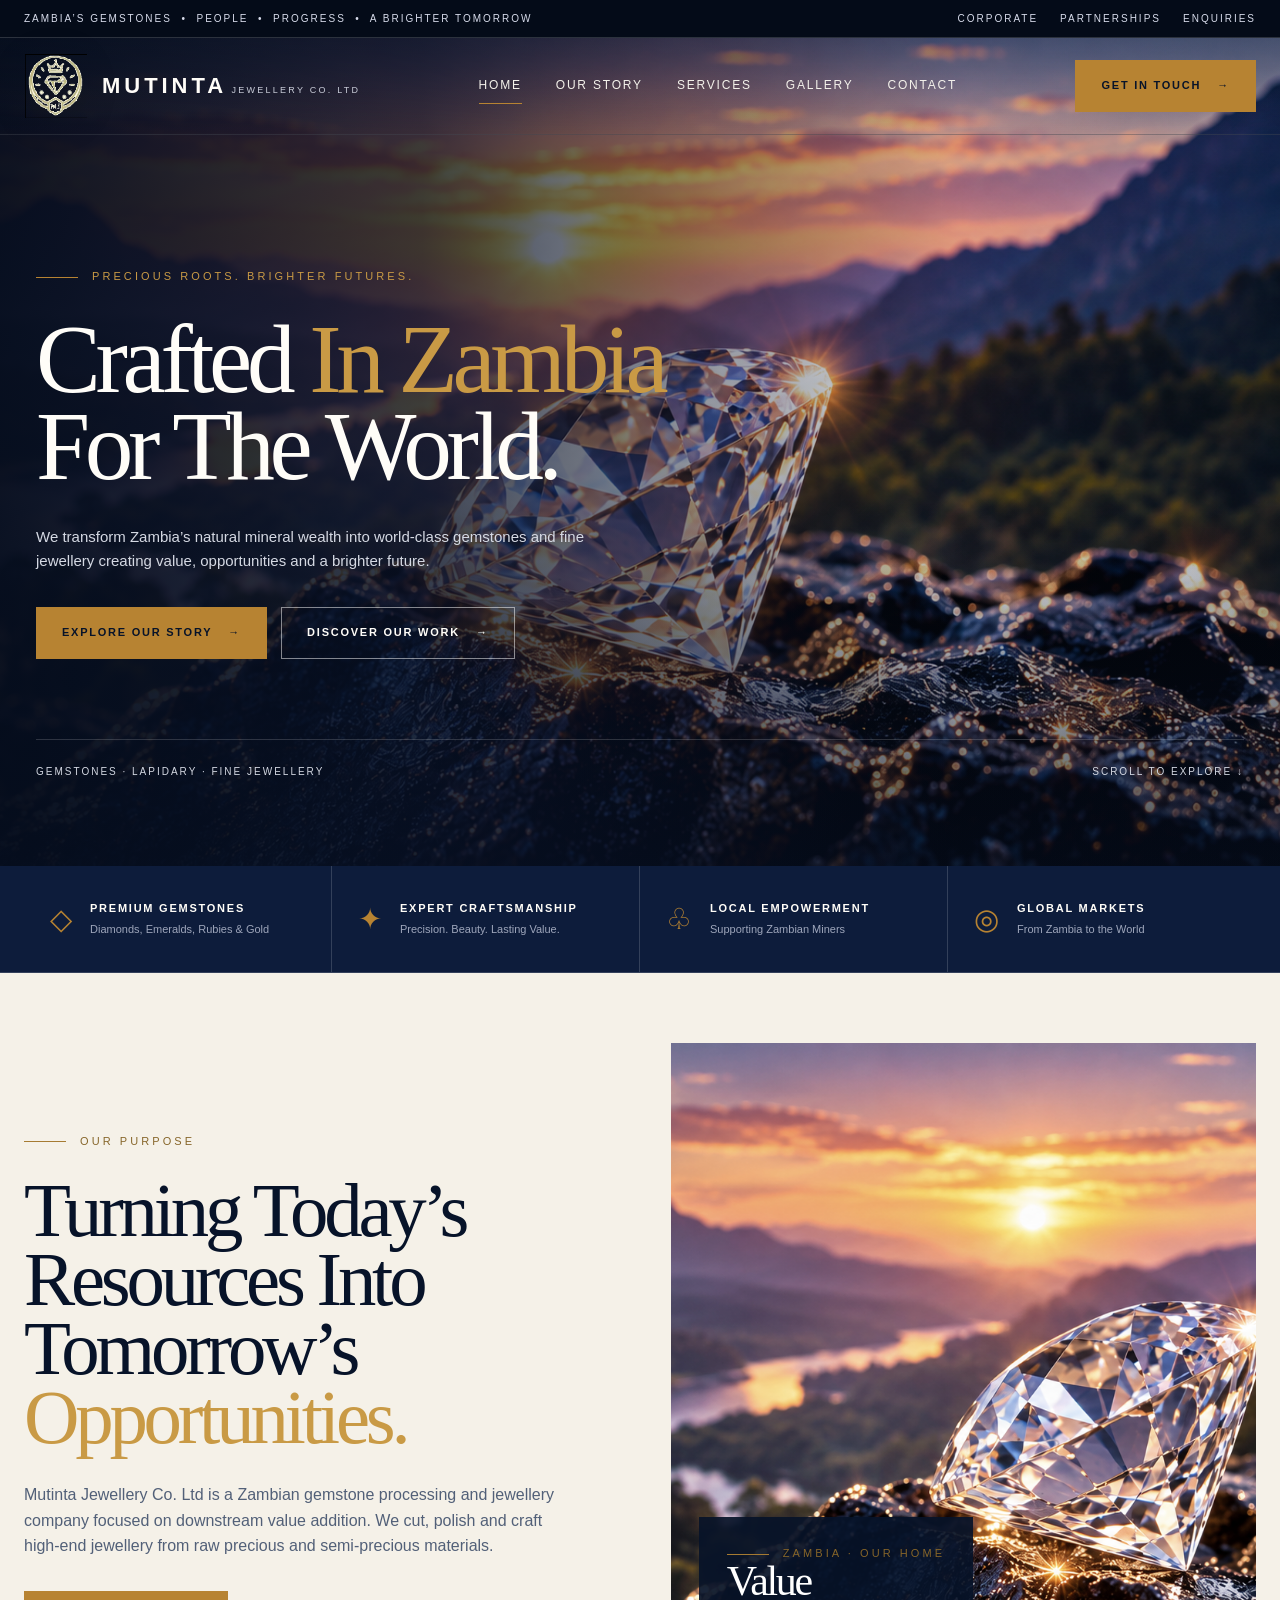
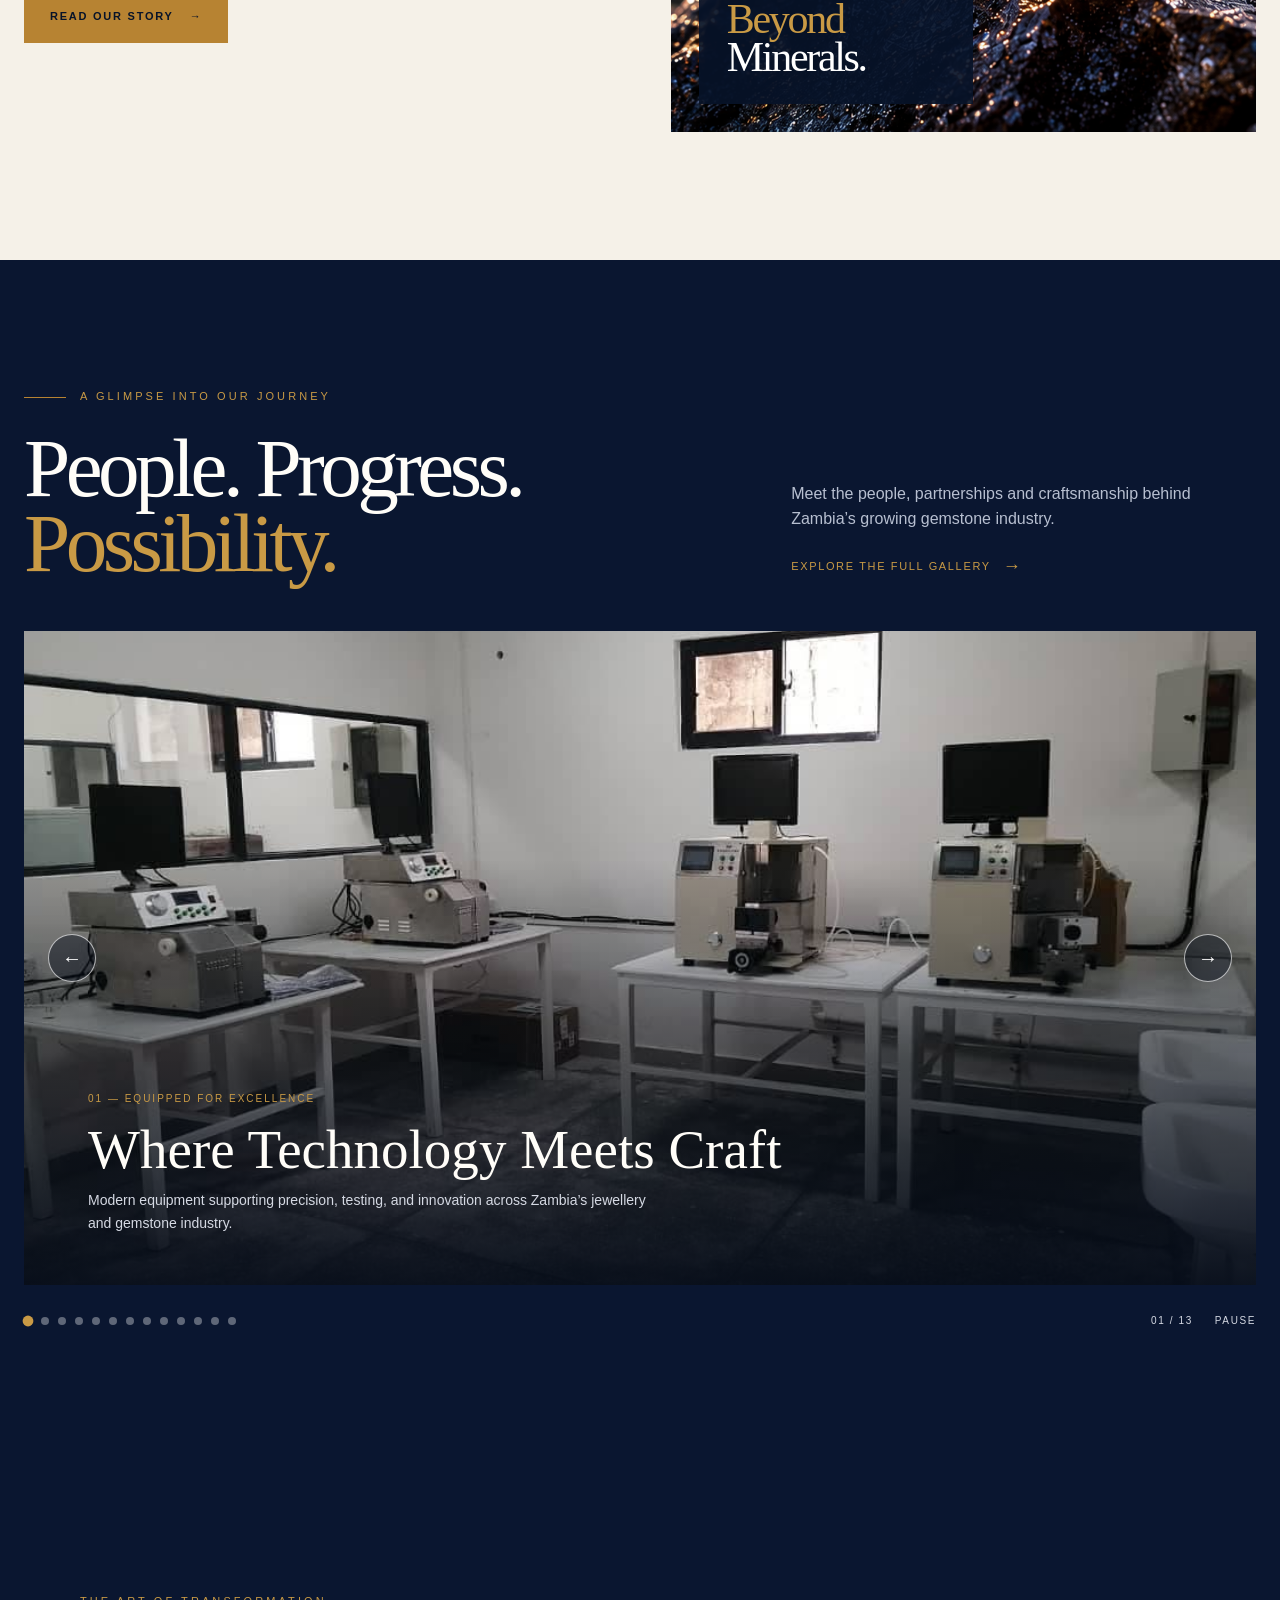
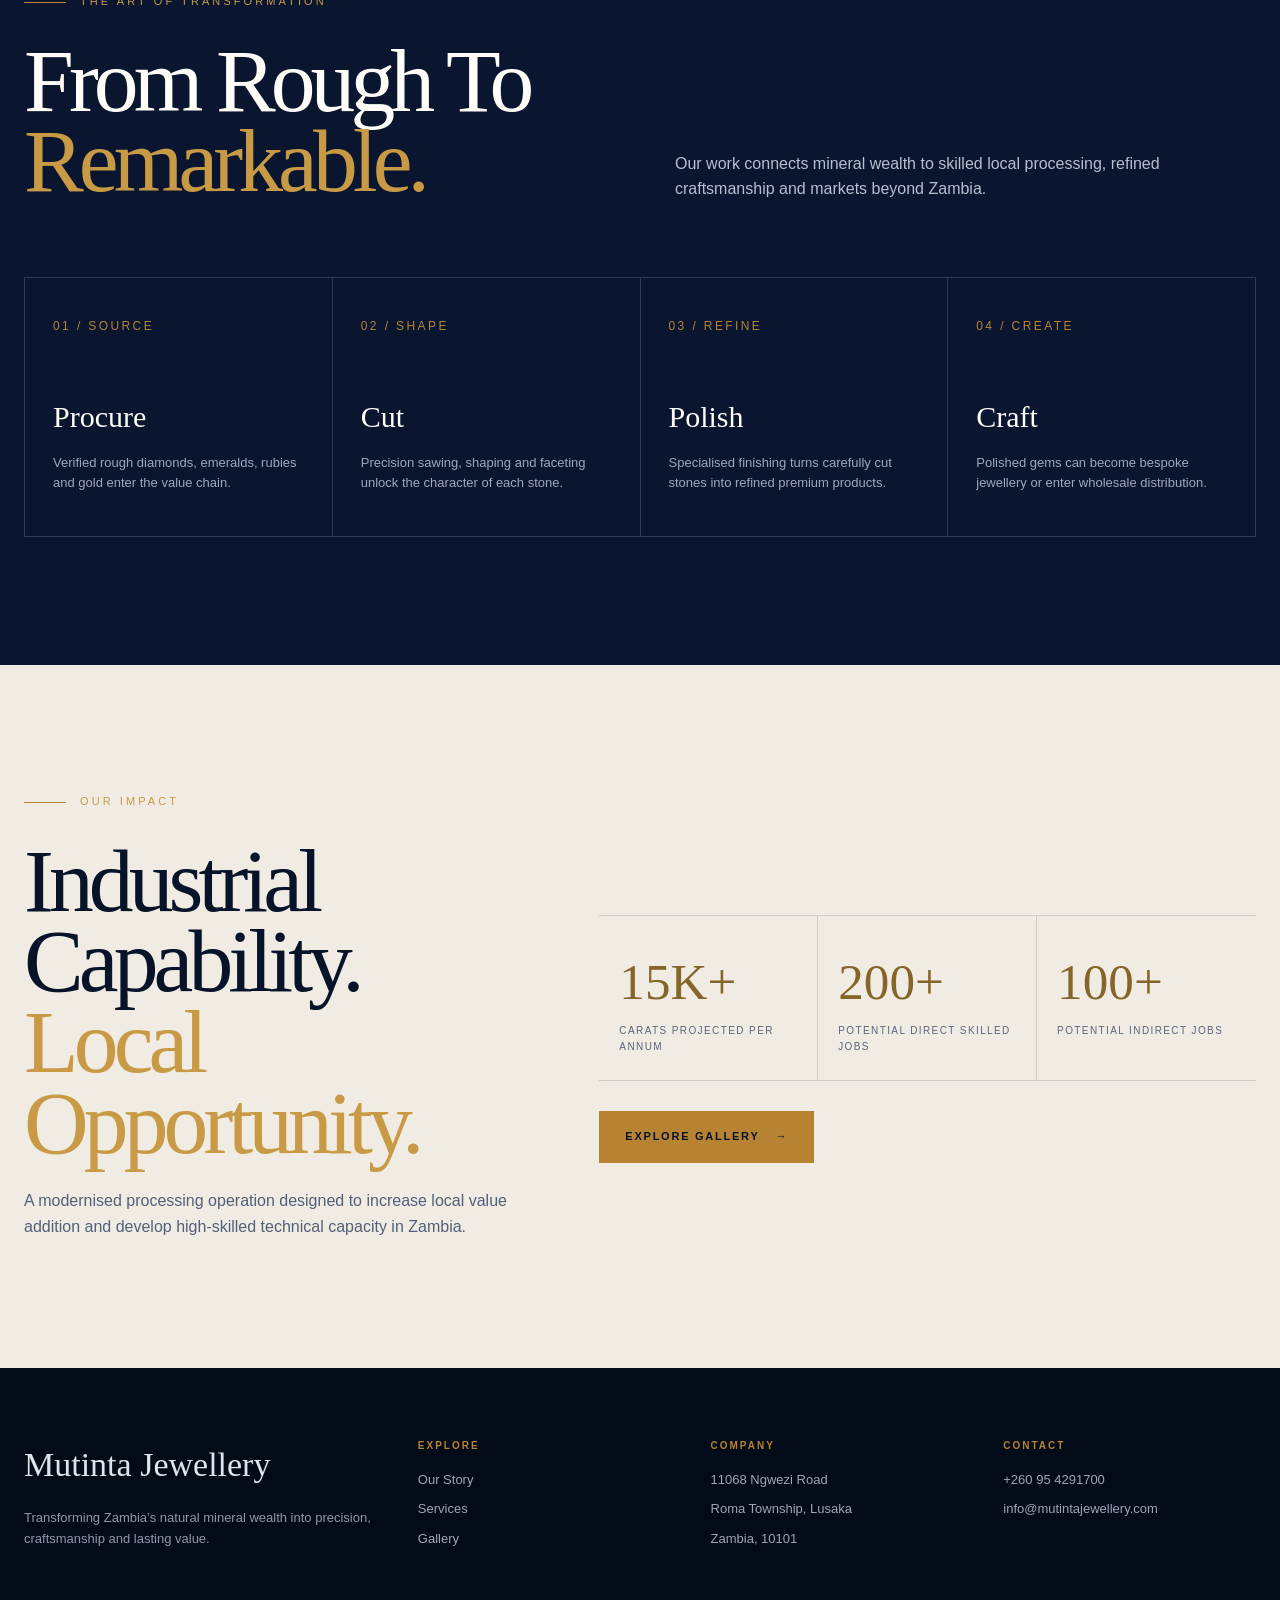
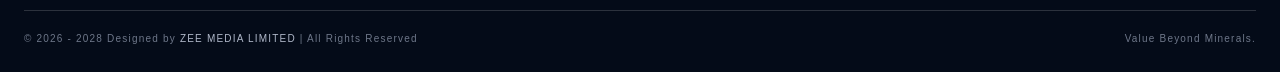
<file: index.html>
<!DOCTYPE html>
<html lang="en">
<head>
  <meta charset="UTF-8">
  <meta name="viewport" content="width=device-width, initial-scale=1.0">
  <meta name="description" content="Mutinta Jewellery Co. Ltd — Zambian gemstone processing, lapidary services and fine jewellery.">
  <title>Home | Mutinta Jewellery Co. Ltd</title>
  <link rel="stylesheet" href="style.css">
  <link rel="icon" type="image/png" href="assets/logo.png">
</head>
<body>

<header class="site-header">
  <div class="container nav">
    <a class="brand" href="index.html" aria-label="Mutinta Jewellery home">
      <img class="brand-logo" src="[data-uri]" alt="Mutinta Jewellery Co. Ltd logo">
      <span>
        <span class="brand-name">MUTINTA</span>
        <span class="brand-sub">JEWELLERY CO. LTD</span>
      </span>
    </a>

    <button class="menu-btn" type="button" aria-label="Open menu">☰</button>

    <nav class="nav-links" aria-label="Primary navigation">
      <a class="active" href="index.html">Home</a>
      <a class="" href="about.html">Our Story</a>
      <a class="" href="services.html">Services</a>
      <a class="" href="gallary.html">Gallery</a>
      <a class="" href="contact.html">Contact</a>
    </nav>

    <a class="nav-cta" href="contact.html">Get in touch <span>→</span></a>
  </div>
</header>


<div class="topbar">
  <div class="container">
    <span>Zambia’s gemstones&nbsp;&nbsp;•&nbsp;&nbsp;People&nbsp;&nbsp;•&nbsp;&nbsp;Progress&nbsp;&nbsp;•&nbsp;&nbsp;A brighter tomorrow</span>
    <span class="topbar-links"><span>Corporate</span><span>Partnerships</span><span>Enquiries</span></span>
  </div>
</div>

<main>
<section class="hero">
  <div class="hero-media" aria-hidden="true"></div>
  <div class="container hero-inner">
    <div class="hero-grid">
      <div>
        <div class="eyebrow reveal">Precious roots. Brighter futures.</div>
        <h1 class="display reveal">Crafted <span class="gold">In Zambia</span><br>For The World.</h1>
        <p class="hero-copy reveal">
          We transform Zambia’s natural mineral wealth into world-class gemstones and fine jewellery 
          creating value, opportunities and a brighter future.
        </p>
        <div class="hero-actions reveal">
          <a class="button" href="about.html">Explore our story <span>→</span></a>
          <a class="button ghost" href="services.html">Discover our work <span>→</span></a>
        </div>
      </div>


    </div>

    <div class="hero-bottom reveal">
      <span>Gemstones · Lapidary · Fine Jewellery</span>
      <span>Scroll to explore ↓</span>
    </div>
  </div>
</section>

<section class="feature-strip">
  <div class="container feature-grid">
    <div class="feature"><div class="feature-icon">◇</div><div><strong>Premium Gemstones</strong><span>Diamonds, Emeralds, Rubies & Gold</span></div></div>
    <div class="feature"><div class="feature-icon">✦</div><div><strong>Expert Craftsmanship</strong><span>Precision. Beauty. Lasting Value.</span></div></div>
    <div class="feature"><div class="feature-icon">♧</div><div><strong>Local Empowerment</strong><span>Supporting Zambian Miners</span></div></div>
    <div class="feature"><div class="feature-icon">◎</div><div><strong>Global Markets</strong><span>From Zambia to the World</span></div></div>
  </div>
</section>

<section class="light-section section">
  <div class="container purpose-grid">
    <div class="purpose-copy reveal">
      <div class="eyebrow">Our purpose</div>
      <h2 class="display">Turning Today’s Resources Into Tomorrow’s <span class="gold">Opportunities.</span></h2>
      <p>
        Mutinta Jewellery Co. Ltd is a Zambian gemstone processing and jewellery company focused on
        downstream value addition. We cut, polish and craft high-end jewellery from raw precious and
        semi-precious materials.
      </p>
      <a class="button" href="about.html" style="margin-top:32px">Read our story <span>→</span></a>
    </div>
    <div class="purpose-media reveal">
      <img src="assets/hero.png" alt="Gemstone against a Zambian-inspired landscape">
      <div class="purpose-card">
        <div class="eyebrow">Zambia · Our home</div>
        <div class="display">Value<br><span class="gold">Beyond</span><br>Minerals.</div>
      </div>
    </div>
  </div>
</section>

<section class="gallery-showcase section" aria-labelledby="gallery-showcase-title">
  <div class="container">
    <div class="gallery-showcase-head">
      <div>
        <div class="eyebrow">A glimpse into our journey</div>
        <h2 class="display" id="gallery-showcase-title">People. Progress. <span class="gold">Possibility.</span></h2>
      </div>
      <div>
        <p>Meet the people, partnerships and craftsmanship behind Zambia’s growing gemstone industry.</p>
        <a class="gallery-showcase-link" href="gallary.html">Explore the full gallery <span>→</span></a>
      </div>
    </div>

    <div
      class="home-carousel"
      role="region"
      aria-roledescription="carousel"
      aria-label="Mutinta Jewellery gallery slideshow"
      tabindex="0"
    >
      <div class="home-carousel-frame">
        <div class="home-carousel-visual">
          <img
            class="home-carousel-image"
            src="assets/tech_1.jpg"
            alt="Industry partners gathered outside a facility"
            decoding="async"
          >
          <button class="home-carousel-arrow home-carousel-previous" type="button" aria-label="Show previous slide">
            <span aria-hidden="true">←</span>
          </button>
          <button class="home-carousel-arrow home-carousel-next" type="button" aria-label="Show next slide">
            <span aria-hidden="true">→</span>
          </button>
        </div>
        <div class="home-carousel-caption" aria-live="off">
          <span class="home-carousel-number">01 — Equipped for Excellence</span>
          <h3>Where Technology Meets Craft</h3>
          <p>Modern equipment supporting precision, testing, and innovation across Zambia’s jewellery and gemstone industry.</p>
        </div>
      </div>

      <div class="home-carousel-controls">
        <div class="home-carousel-dots" aria-label="Choose a slide"></div>
        <div class="home-carousel-utilities">
          <span class="home-carousel-count" aria-live="polite" aria-atomic="true">01 / 13</span>
          <button class="home-carousel-toggle" type="button" aria-label="Pause slideshow">
            Pause
          </button>
        </div>
      </div>
    </div>
  </div>
</section>

<section class="process section">
  <div class="container">
    <div class="process-head">
      <div class="reveal"><div class="eyebrow">The art of transformation</div><h2 class="display">From Rough To <span class="gold">Remarkable.</span></h2></div>
      <p class="reveal">Our work connects mineral wealth to skilled local processing, refined craftsmanship and markets beyond Zambia.</p>
    </div>

    <div class="process-grid">
      <article class="process-item reveal"><span class="process-no">01 / SOURCE</span><h3>Procure</h3><p>Verified rough diamonds, emeralds, rubies and gold enter the value chain.</p></article>
      <article class="process-item reveal"><span class="process-no">02 / SHAPE</span><h3>Cut</h3><p>Precision sawing, shaping and faceting unlock the character of each stone.</p></article>
      <article class="process-item reveal"><span class="process-no">03 / REFINE</span><h3>Polish</h3><p>Specialised finishing turns carefully cut stones into refined premium products.</p></article>
      <article class="process-item reveal"><span class="process-no">04 / CREATE</span><h3>Craft</h3><p>Polished gems can become bespoke jewellery or enter wholesale distribution.</p></article>
    </div>
  </div>
</section>

<section class="capacity section">
  <div class="container capacity-grid">
    <div class="reveal">
      <div class="eyebrow">Our impact</div>
      <h2 class="display">Industrial Capability.<br><span class="gold">Local Opportunity.</span></h2>
      <p class="capacity-text">A modernised processing operation designed to increase local value addition and develop high-skilled technical capacity in Zambia.</p>
    </div>
    <div class="reveal">
      <div class="stat-grid">
        <div class="stat"><div class="stat-number">15K+</div><div class="stat-label">Carats projected per annum</div></div>
        <div class="stat"><div class="stat-number">200+</div><div class="stat-label">Potential direct skilled jobs</div></div>
        <div class="stat"><div class="stat-number">100+</div><div class="stat-label">Potential indirect jobs</div></div>
      </div>
      <a class="button" href="gallary.html" style="margin-top:30px">Explore gallery <span>→</span></a>
    </div>
  </div>
</section>
</main>


<footer>
  <div class="container">
    <div class="footer-grid">
      <div class="footer-brand">
        <h2>Mutinta Jewellery</h2>
        <p>Transforming Zambia’s natural mineral wealth into precision, craftsmanship and lasting value.</p>
      </div>
      <div>
        <h3>Explore</h3>
        <ul>
          <li><a href="about.html">Our Story</a></li>
          <li><a href="services.html">Services</a></li>
          <li><a href="gallary.html">Gallery</a></li>
        </ul>
      </div>
      <div>
        <h3>Company</h3>
        <ul>
          <li>11068 Ngwezi Road</li>
          <li>Roma Township, Lusaka</li>
          <li>Zambia, 10101</li>
        </ul>
      </div>
      <div>
        <h3>Contact</h3>
        <ul>
          <li><a href="tel:+260954291700">+260 95 4291700</a></li>
          <li><a href="mailto:info@mutintajewellery.com">info@mutintajewellery.com</a></li>
        </ul>
      </div>
    </div>
    <div class="footer-bottom">
     <span>
          &copy 2026 - 2028 Designed by
          <a href="https://zeemediatechnologies.com" target="_blank" rel="noopener noreferrer">
           ZEE MEDIA LIMITED
          </a>
          | All Rights Reserved
      </span>
      <span>Value Beyond Minerals.</span>
    </div>
  </div>
</footer>

<script src="script.js"></script>
</body>
</html>
</file>
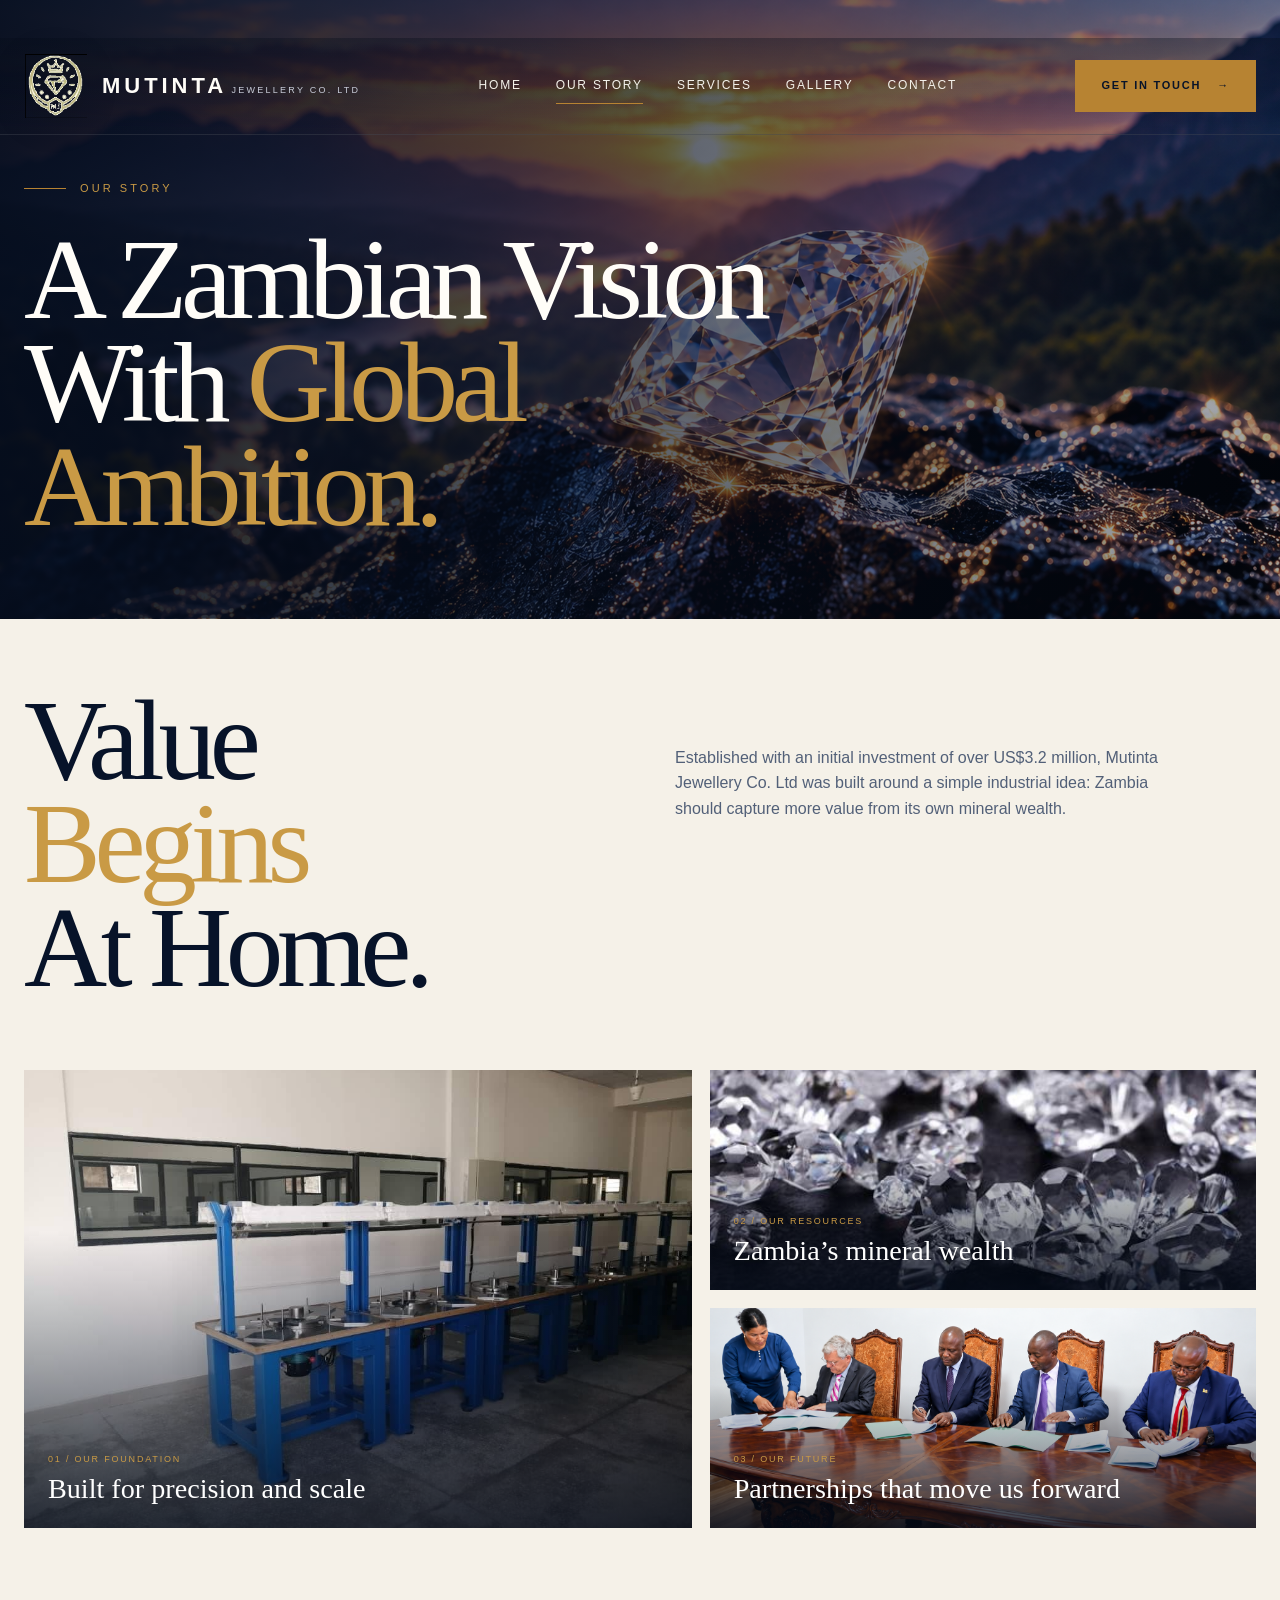
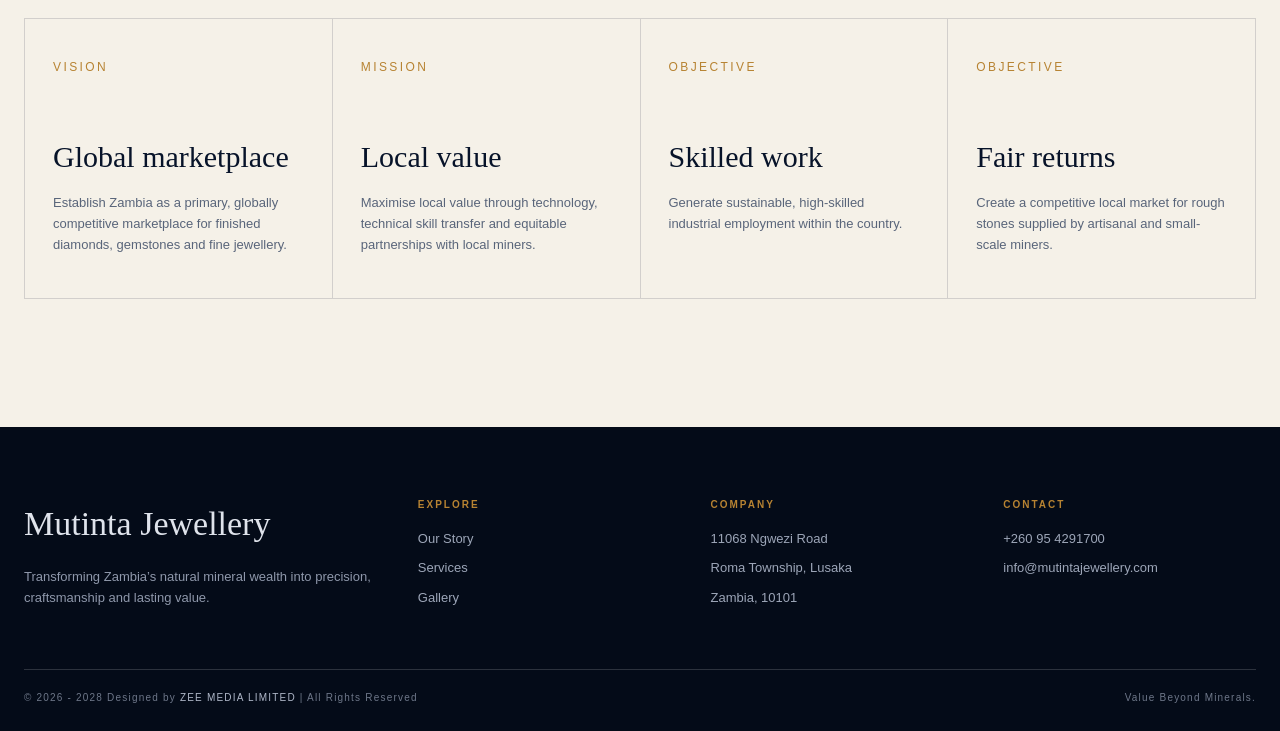
<file: about.html>
<!DOCTYPE html>
<html lang="en">
<head>
  <meta charset="UTF-8">
  <meta name="viewport" content="width=device-width, initial-scale=1.0">
  <meta name="description" content="Mutinta Jewellery Co. Ltd — Zambian gemstone processing, lapidary services and fine jewellery.">
  <title>Our Story | Mutinta Jewellery Co. Ltd</title>
  <link rel="stylesheet" href="style.css">
  <link rel="icon" type="image/png" href="assets/logo.png">
</head>
<body>

<header class="site-header">
  <div class="container nav">
    <a class="brand" href="index.html" aria-label="Mutinta Jewellery home">
      <img class="brand-logo" src="[data-uri]" alt="Mutinta Jewellery Co. Ltd logo">
      <span>
        <span class="brand-name">MUTINTA</span>
        <span class="brand-sub">JEWELLERY CO. LTD</span>
      </span>
    </a>

    <button class="menu-btn" type="button" aria-label="Open menu">☰</button>

    <nav class="nav-links" aria-label="Primary navigation">
      <a class="" href="index.html">Home</a>
      <a class="active" href="about.html">Our Story</a>
      <a class="" href="services.html">Services</a>
      <a class="" href="gallary.html">Gallery</a>
      <a class="" href="contact.html">Contact</a>
    </nav>

    <a class="nav-cta" href="contact.html">Get in touch <span>→</span></a>
  </div>
</header>


<section class="page-hero story-page-hero">
  <div class="container page-hero-inner story-page-inner">
    <div class="eyebrow">Our story</div>
    <h1 class="display">A Zambian Vision With <span class="gold">Global Ambition.</span></h1>
  </div>
</section>

<section class="light-section section">
  <div class="container">
    <div class="services-intro">
      <h1 class="display reveal">Value<br><span class="gold">Begins</span><br>At Home.</h1>
      <p class="reveal">
        Established with an initial investment of over US$3.2 million, Mutinta Jewellery Co. Ltd was built
        around a simple industrial idea: Zambia should capture more value from its own mineral wealth.
      </p>
    </div>
    <div class="story-visuals reveal" aria-label="Mutinta Jewellery facility, gemstones and partnerships">
      <figure class="story-visual-card story-visual-feature">
        <img src="assets/tech_7.jpg" alt="Gemstone processing equipment arranged across the facility" loading="lazy">
        <figcaption>
          <span>01 / Our foundation</span>
          <strong>Built for precision and scale</strong>
        </figcaption>
      </figure>
      <figure class="story-visual-card">
        <img src="assets/precious_stones_9.jpg" alt="A raw gemstone resting among dark mineral rock" loading="lazy">
        <figcaption>
          <span>02 / Our resources</span>
          <strong>Zambia’s mineral wealth</strong>
        </figcaption>
      </figure>
      <figure class="story-visual-card">
        <img src="assets/furrer_partnership_5.jpg" alt="Partners formalizing a collaboration around a table" loading="lazy">
        <figcaption>
          <span>03 / Our future</span>
          <strong>Partnerships that move us forward</strong>
        </figcaption>
      </figure>
    </div>
    <div class="process-grid reveal" style="margin-top:90px;border-color:rgba(7,19,41,.15)">
      <article class="process-item" style="border-color:rgba(7,19,41,.15)"><span class="process-no">VISION</span><h3>Global marketplace</h3><p style="color:#59657a">Establish Zambia as a primary, globally competitive marketplace for finished diamonds, gemstones and fine jewellery.</p></article>
      <article class="process-item" style="border-color:rgba(7,19,41,.15)"><span class="process-no">MISSION</span><h3>Local value</h3><p style="color:#59657a">Maximise local value through technology, technical skill transfer and equitable partnerships with local miners.</p></article>
      <article class="process-item" style="border-color:rgba(7,19,41,.15)"><span class="process-no">OBJECTIVE</span><h3>Skilled work</h3><p style="color:#59657a">Generate sustainable, high-skilled industrial employment within the country.</p></article>
      <article class="process-item" style="border-color:rgba(7,19,41,.15)"><span class="process-no">OBJECTIVE</span><h3>Fair returns</h3><p style="color:#59657a">Create a competitive local market for rough stones supplied by artisanal and small-scale miners.</p></article>
    </div>
  </div>
</section>


<footer>
  <div class="container">
    <div class="footer-grid">
      <div class="footer-brand">
        <h2>Mutinta Jewellery</h2>
        <p>Transforming Zambia’s natural mineral wealth into precision, craftsmanship and lasting value.</p>
      </div>
      <div>
        <h3>Explore</h3>
        <ul>
          <li><a href="about.html">Our Story</a></li>
          <li><a href="services.html">Services</a></li>
          <li><a href="gallary.html">Gallery</a></li>
        </ul>
      </div>
      <div>
        <h3>Company</h3>
        <ul>
          <li>11068 Ngwezi Road</li>
          <li>Roma Township, Lusaka</li>
          <li>Zambia, 10101</li>
        </ul>
      </div>
      <div>
        <h3>Contact</h3>
        <ul>
          <li><a href="tel:+260954291700">+260 95 4291700</a></li>
          <li><a href="mailto:info@mutintajewellery.com">info@mutintajewellery.com</a></li>
        </ul>
      </div>
    </div>
    <div class="footer-bottom">
      <span>
          &copy 2026 - 2028 Designed by
          <a href="https://zeemediatechnologies.com" target="_blank" rel="noopener noreferrer">
           ZEE MEDIA LIMITED
          </a>
          | All Rights Reserved
      </span> 
      <span>Value Beyond Minerals.</span>
    </div>
  </div>
</footer>

<script src="script.js"></script>
</body>
</html>
</file>
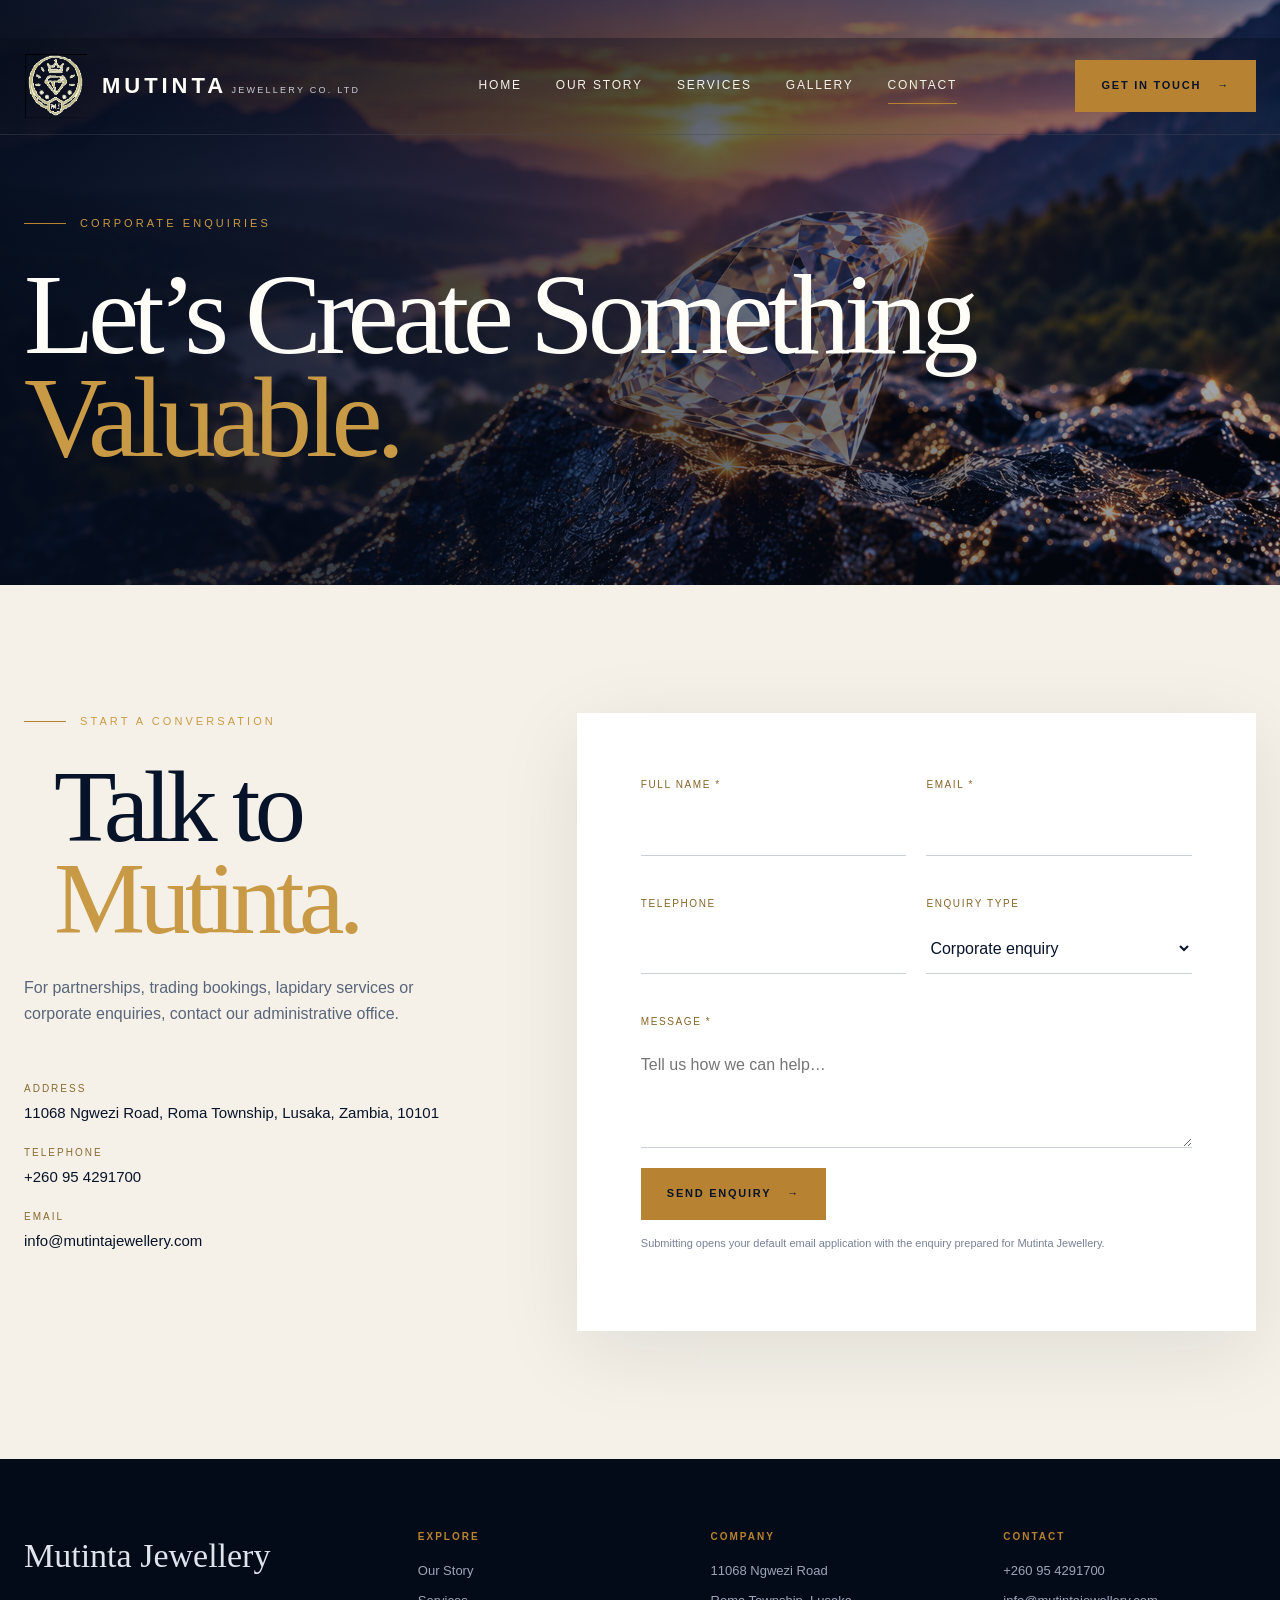
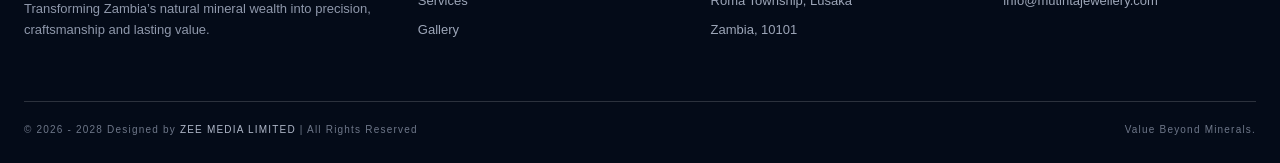
<file: contact.html>
<!DOCTYPE html>
<html lang="en">
<head>
  <meta charset="UTF-8">
  <meta name="viewport" content="width=device-width, initial-scale=1.0">
  <meta name="description" content="Mutinta Jewellery Co. Ltd — Zambian gemstone processing, lapidary services and fine jewellery.">
  <title>Contact | Mutinta Jewellery Co. Ltd</title>
  <link rel="stylesheet" href="style.css">
  <link rel="icon" type="image/png" href="assets/logo.png">
</head>
<body>

<header class="site-header">
  <div class="container nav">
    <a class="brand" href="index.html" aria-label="Mutinta Jewellery home">
      <img class="brand-logo" src="[data-uri]" alt="Mutinta Jewellery Co. Ltd logo">
      <span>
        <span class="brand-name">MUTINTA</span>
        <span class="brand-sub">JEWELLERY CO. LTD</span>
      </span>
    </a>

    <button class="menu-btn" type="button" aria-label="Open menu">☰</button>

    <nav class="nav-links" aria-label="Primary navigation">
      <a class="" href="index.html">Home</a>
      <a class="" href="about.html">Our Story</a>
      <a class="" href="services.html">Services</a>
      <a class="" href="gallary.html">Gallery</a>
      <a class="active" href="contact.html">Contact</a>
    </nav>

    <a class="nav-cta" href="contact.html">Get in touch <span>→</span></a>
  </div>
</header>


<section class="page-hero">
  <div class="container page-hero-inner">
    <div class="eyebrow">Corporate enquiries</div>
    <h1 class="display">Let’s Create Something <span class="gold">Valuable.</span></h1>
  </div>
</section>

<section class="contact section">
  <div class="container contact-grid">
    <div class="reveal">
      <div class="eyebrow">Start a conversation</div>
      <h1 class="display">Talk to<br><span class="gold">Mutinta.</span></h1>
      <p class="contact-lead">For partnerships, trading bookings, lapidary services or corporate enquiries, contact our administrative office.</p>

      <div class="contact-details">
        <div><div class="detail-label">Address</div><div class="detail-value">11068 Ngwezi Road, Roma Township, Lusaka, Zambia, 10101</div></div>
        <div><div class="detail-label">Telephone</div><div class="detail-value"><a href="tel:+260954291700">+260 95 4291700</a></div></div>
        <div><div class="detail-label">Email</div><div class="detail-value"><a href="mailto:info@mutintajewellery.com">info@mutintajewellery.com</a></div></div>
      </div>
    </div>

    <form class="form reveal" id="enquiryForm">
      <div class="form-grid">
        <div class="field"><label for="name">Full name *</label><input id="name" name="name" required></div>
        <div class="field"><label for="email">Email *</label><input id="email" name="email" type="email" required></div>
        <div class="field"><label for="phone">Telephone</label><input id="phone" name="phone" type="tel"></div>
        <div class="field"><label for="enquiry">Enquiry type</label>
          <select id="enquiry" name="enquiry">
            <option>Corporate enquiry</option>
            <option>Rough stone procurement</option>
            <option>Contract lapidary</option>
            <option>Jewellery manufacturing</option>
            <option>Wholesale distribution</option>
            <option>Partnership</option>
          </select>
        </div>
        <div class="field full"><label for="message">Message *</label><textarea id="message" name="message" required placeholder="Tell us how we can help…"></textarea></div>
      </div>
      <button class="button" type="submit">Send enquiry <span>→</span></button>
      <p class="form-note">Submitting opens your default email application with the enquiry prepared for Mutinta Jewellery.</p>
      <p class="form-status" style="margin-top:14px;font-size:12px"></p>
    </form>
  </div>
</section>


<footer>
  <div class="container">
    <div class="footer-grid">
      <div class="footer-brand">
        <h2>Mutinta Jewellery</h2>
        <p>Transforming Zambia’s natural mineral wealth into precision, craftsmanship and lasting value.</p>
      </div>
      <div>
        <h3>Explore</h3>
        <ul>
          <li><a href="about.html">Our Story</a></li>
          <li><a href="services.html">Services</a></li>
          <li><a href="gallary.html">Gallery</a></li>
        </ul>
      </div>
      <div>
        <h3>Company</h3>
        <ul>
          <li>11068 Ngwezi Road</li>
          <li>Roma Township, Lusaka</li>
          <li>Zambia, 10101</li>
        </ul>
      </div>
      <div>
        <h3>Contact</h3>
        <ul>
          <li><a href="tel:+260954291700">+260 95 4291700</a></li>
          <li><a href="mailto:info@mutintajewellery.com">info@mutintajewellery.com</a></li>
        </ul>
      </div>
    </div>
    <div class="footer-bottom">
       <span>
          &copy 2026 - 2028 Designed by
          <a href="https://zeemediatechnologies.com" target="_blank" rel="noopener noreferrer">
           ZEE MEDIA LIMITED 
          </a>
          | All Rights Reserved
      </span>
      <span>Value Beyond Minerals.</span>
    </div>
  </div>
</footer>

<script src="script.js"></script>
</body>
</html>
</file>
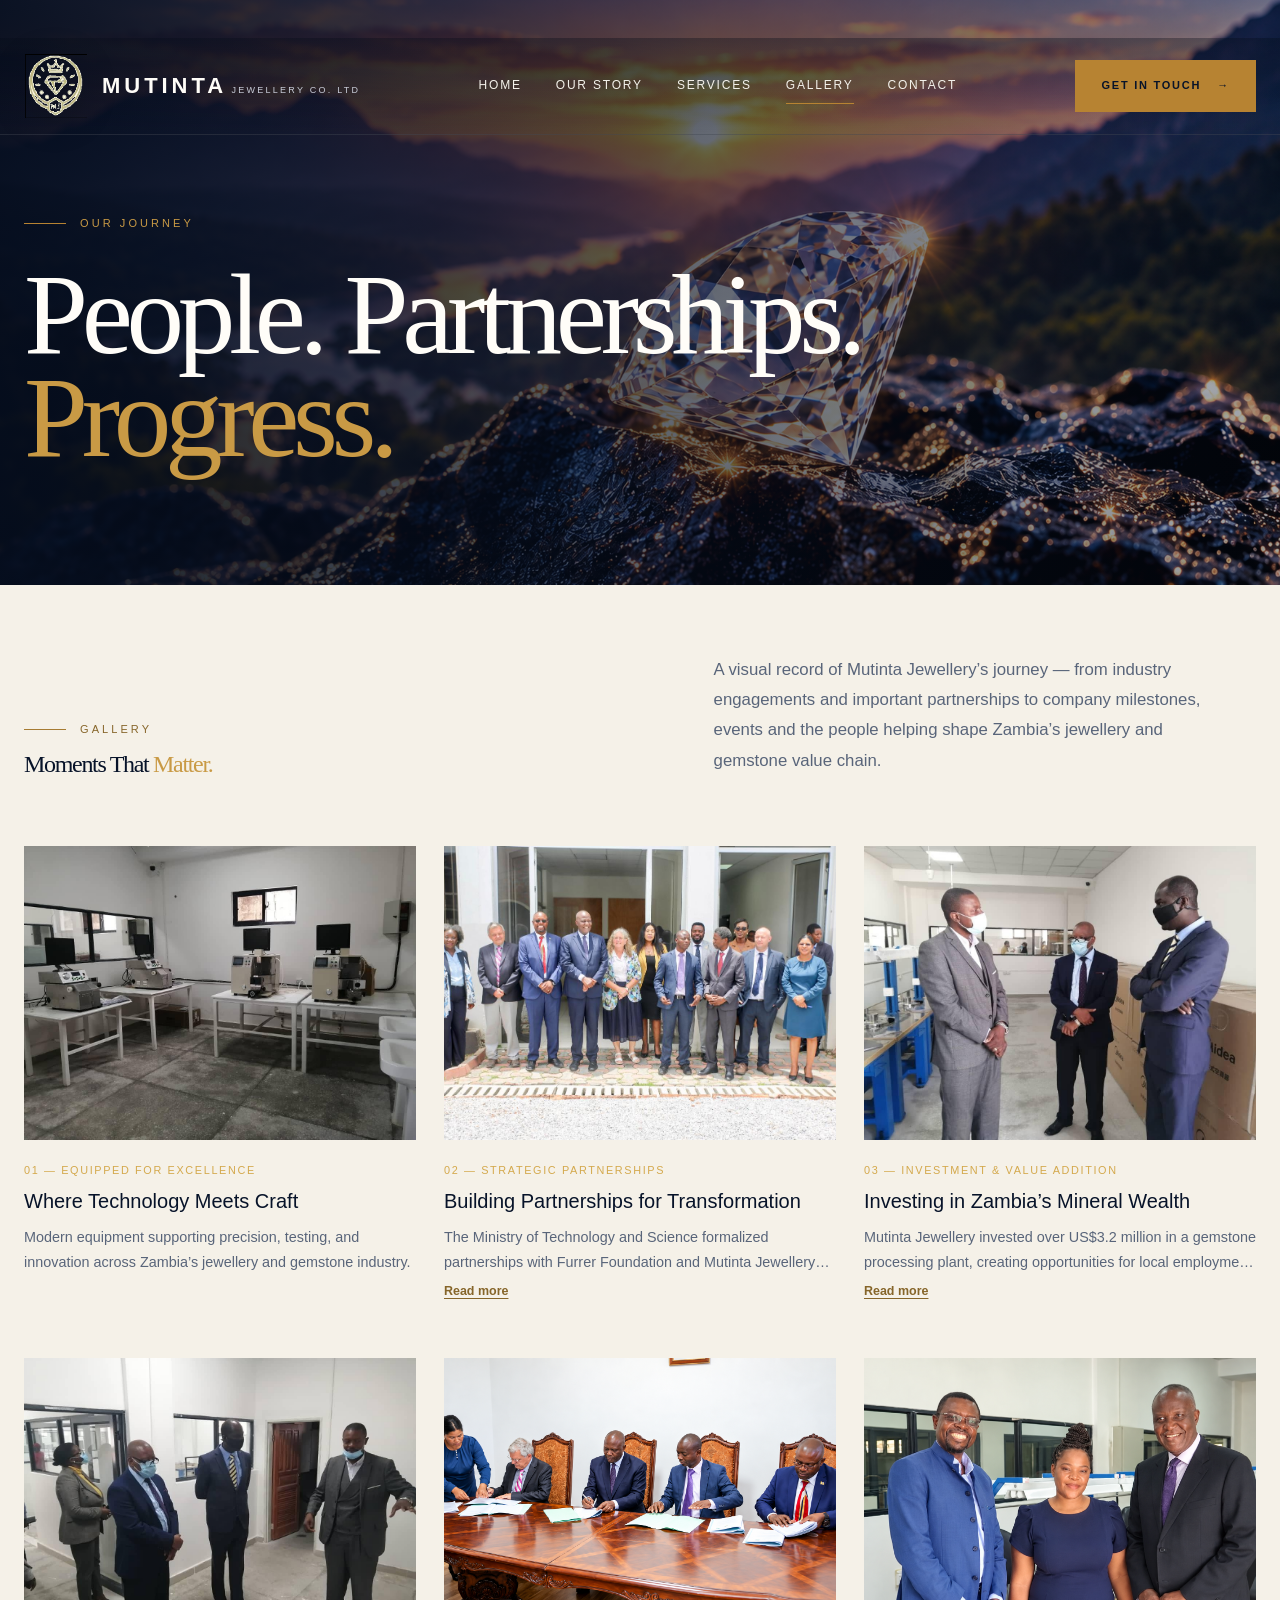
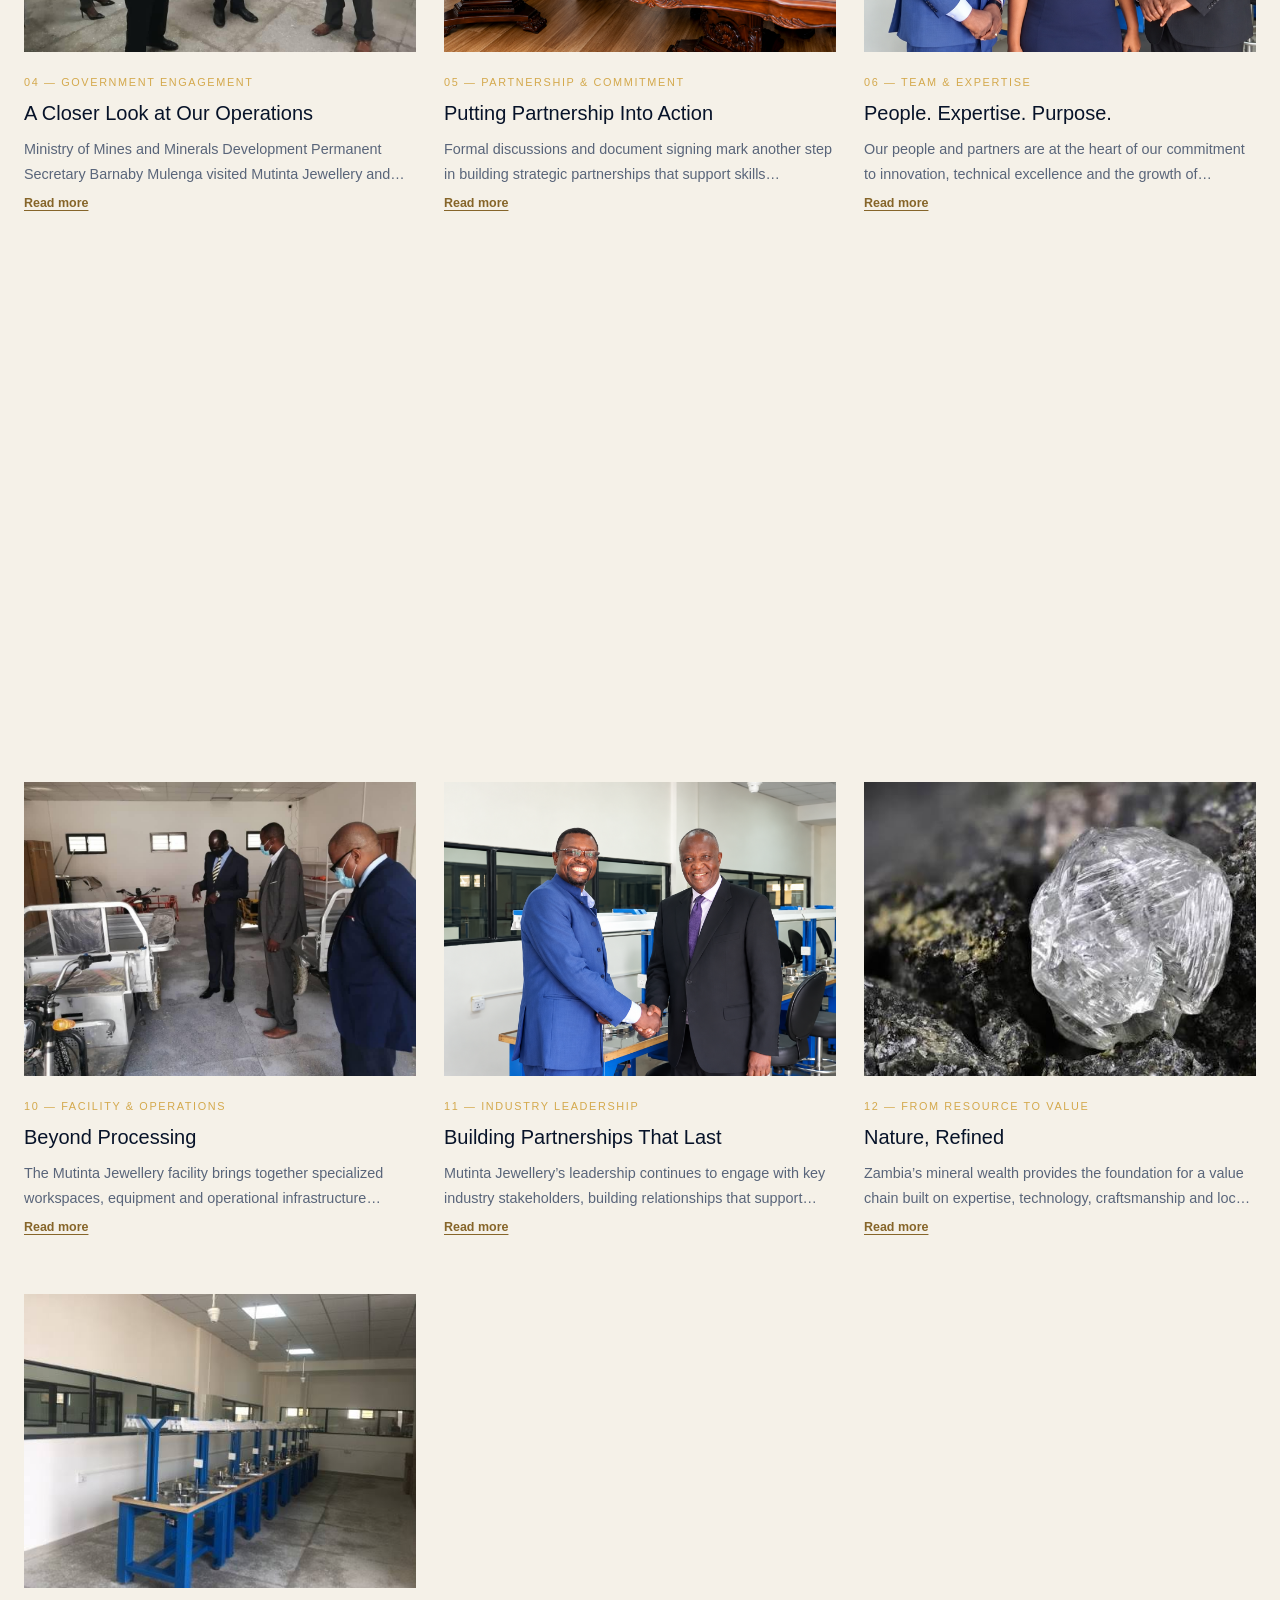
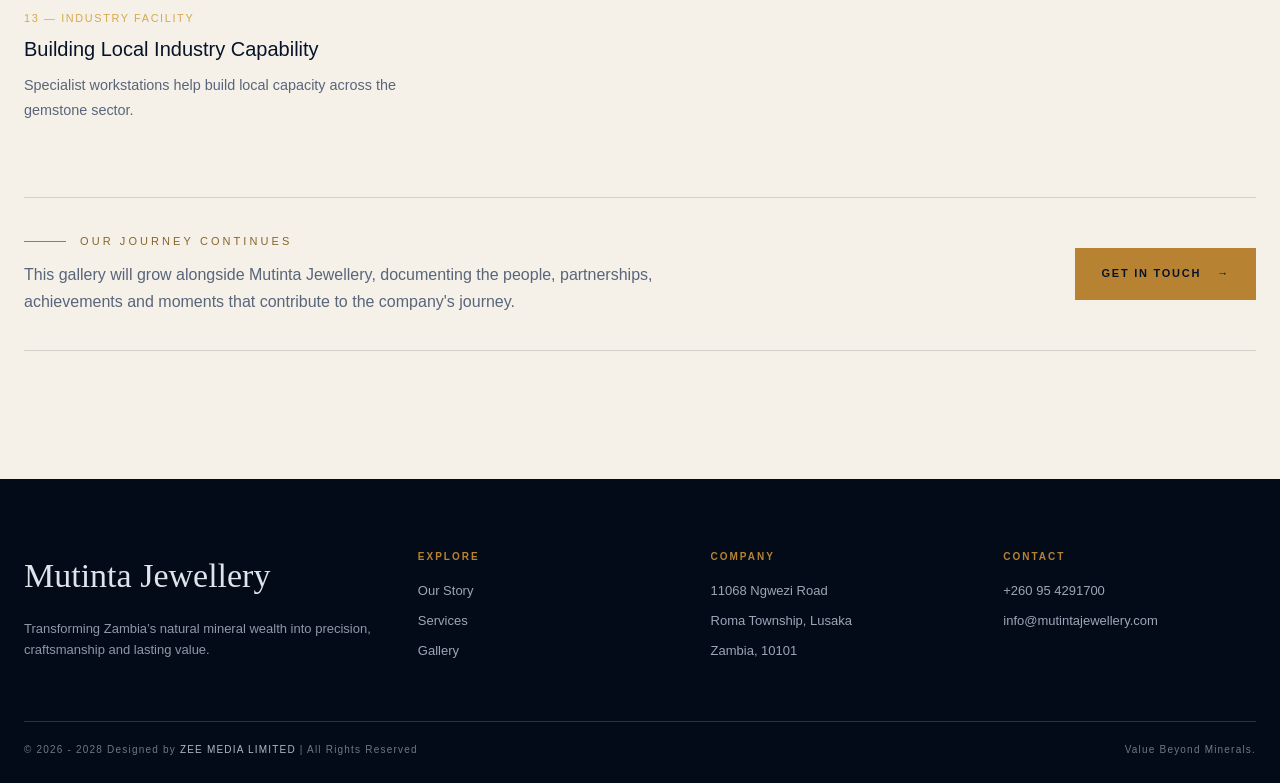
<file: gallary.html>
<!DOCTYPE html>
<html lang="en">
<head>
  <meta charset="UTF-8">
  <meta name="viewport" content="width=device-width, initial-scale=1.0">

  <meta
    name="description"
    content="Gallery — Mutinta Jewellery Co. Ltd. Events, partnerships, milestones and moments from our journey."
  >

  <title>Gallery | Mutinta Jewellery Co. Ltd</title>

  <link rel="stylesheet" href="style.css">
  <link rel="icon" type="image/png" href="assets/logo.png">

  <style>
    /* =========================================================
       GALLERY PAGE
       Uses the existing Mutinta Jewellery design system.
       ========================================================= */

    .gallery-intro {
      display: grid;
      grid-template-columns: 1.05fr .95fr;
      gap: 90px;
      align-items: end;
    }

    .gallery-intro p {
      max-width: 520px;
      margin: 0;
      color: #59657a;
      font-size: 1.05rem;
      line-height: 1.8;
    }

    .gallery-intro .display {
      margin-top: 16px;
    }

    .gallery-grid {
      display: grid;
      grid-template-columns: repeat(3, 1fr);
      gap: 55px 28px;
      margin-top: 70px;
    }

    .gallery-card {
      min-width: 0;
    }

    .gallery-image {
      width: 100%;
      aspect-ratio: 4 / 3;
      overflow: hidden;
      background: #e7e9ed;
    }

    .gallery-image img {
      width: 100%;
      height: 100%;
      display: block;
      object-fit: cover;
    }

    .gallery-caption {
      padding-top: 22px;
    }

    .gallery-number {
      display: block;
      margin-bottom: 9px;
      color: #d4a94d;
      font-size: .68rem;
      letter-spacing: .15em;
      text-transform: uppercase;
    }

    .gallery-caption h3 {
      margin: 0;
      color: #071329;
      font-size: 1.25rem;
      line-height: 1.35;
      font-weight: 500;
    }

    .gallery-caption p {
      margin: 10px 0 0;
      color: #59657a;
      font-size: .9rem;
      line-height: 1.7;
    }

    .gallery-caption p.is-collapsed {
      display: -webkit-box;
      overflow: hidden;
      -webkit-box-orient: vertical;
      -webkit-line-clamp: 2;
      line-clamp: 2;
    }

    .gallery-read-more {
      margin-top: 8px;
      padding: 0;
      border: 0;
      background: transparent;
      color: #866529;
      font-size: .78rem;
      font-weight: 600;
      text-decoration: underline;
      text-underline-offset: 3px;
    }

    .gallery-read-more:focus-visible {
      outline: 2px solid #866529;
      outline-offset: 3px;
    }

    .gallery-note {
      margin-top: 75px;
      padding: 35px 0;
      border-top: 1px solid rgba(7, 19, 41, .14);
      border-bottom: 1px solid rgba(7, 19, 41, .14);
      display: flex;
      justify-content: space-between;
      gap: 30px;
      align-items: center;
    }

    .gallery-note .eyebrow {
      margin-bottom: 10px;
    }

    .gallery-note p {
      margin: 0;
      max-width: 650px;
      color: #59657a;
      line-height: 1.7;
    }

    @media (max-width: 900px) {
      .gallery-intro {
        grid-template-columns: 1fr;
        gap: 30px;
      }

      .gallery-grid {
        grid-template-columns: repeat(2, 1fr);
        gap: 45px 24px;
      }

      .gallery-note {
        display: block;
      }

      .gallery-note .button {
        display: inline-flex;
        margin-top: 25px;
      }
    }

    @media (max-width: 620px) {
      .gallery-grid {
        grid-template-columns: 1fr;
        gap: 45px;
        margin-top: 50px;
      }

      .gallery-image {
        aspect-ratio: 4 / 3;
      }

      .gallery-caption {
        padding-top: 18px;
      }

      .gallery-caption h3 {
        font-size: 1.15rem;
      }

      .gallery-caption p {
        font-size: .88rem;
      }
    }
  </style>
</head>

<body>

<header class="site-header">
  <div class="container nav">

    <a class="brand" href="index.html" aria-label="Mutinta Jewellery home">
      <img
        class="brand-logo"
        src="[data-uri]"
        alt="Mutinta Jewellery Co. Ltd logo"
      >

      <span>
        <span class="brand-name">MUTINTA</span>
        <span class="brand-sub">JEWELLERY CO. LTD</span>
      </span>
    </a>

    <button
      class="menu-btn"
      type="button"
      aria-label="Open menu"
    >☰</button>

    <nav class="nav-links" aria-label="Primary navigation">
      <a href="index.html">Home</a>
      <a href="about.html">Our Story</a>
      <a href="services.html">Services</a>
      <a class="active" href="gallary.html">Gallery</a>
      <a href="contact.html">Contact</a>
    </nav>

    <a class="nav-cta" href="contact.html">
      Get in touch <span>→</span>
    </a>

  </div>
</header>


<section class="page-hero">
  <div class="container page-hero-inner">

    <div class="eyebrow">Our journey</div>

    <h1 class="display">
      People. Partnerships.
      <span class="gold">Progress.</span>
    </h1>

  </div>
</section>


<main>

<section class="light-section section">

  <div class="container">

    <div class="gallery-intro">

      <div class="reveal">
        <div class="eyebrow">Gallery</div>

        <h2 class="display">
          Moments That
          <span class="gold">Matter.</span>
        </h2>
      </div>

      <p class="reveal">
        A visual record of Mutinta Jewellery’s journey — from industry
        engagements and important partnerships to company milestones,
        events and the people helping shape Zambia’s jewellery and
        gemstone value chain.
      </p>

    </div>


    <!-- GALLERY -->

    <div class="gallery-grid">


      <article class="gallery-card reveal">

        <div class="gallery-image">
          <img src="assets/tech_1.jpg" alt="Industry partners gathered outside a facility" loading="lazy">
        </div>

        <div class="gallery-caption">
          <span class="gallery-number">01 — Equipped for Excellence</span>
          <h3>Where Technology Meets Craft</h3>
          <p>Modern equipment supporting precision, testing, and innovation across Zambia’s jewellery and gemstone industry.</p>
        </div>

      </article>


      <article class="gallery-card reveal">

        <div class="gallery-image">
          <img src="assets/furrer_partnership_2.jpg" alt="Workshop participants working together at a bench" loading="lazy">
        </div>

        <div class="gallery-caption">
          <span class="gallery-number">02 — Strategic Partnerships</span>
          <h3>Building Partnerships for Transformation</h3>
          <p>The Ministry of Technology and Science formalized partnerships with Furrer Foundation and Mutinta Jewellery Company to advance skills development, technology transfer, entrepreneurship and value addition in Zambia.</p>
        </div>

      </article>


      <article class="gallery-card reveal">

        <div class="gallery-image">
          <img src="assets/inspection_visit_3.jpg" alt="Gemstone testing equipment installed in a laboratory" loading="lazy">
        </div>

        <div class="gallery-caption">
          <span class="gallery-number">03 — Investment & Value Addition</span>
          <h3>Investing in Zambia’s Mineral Wealth</h3>
          <p>Mutinta Jewellery invested over US$3.2 million in a gemstone processing plant, creating opportunities for local employment and advancing value addition in Zambia’s mineral sector.</p>
        </div>

      </article>


      <article class="gallery-card reveal">

        <div class="gallery-image">
          <img src="assets/inspection_visit_4.jpg" alt="Gemstone testing equipment inside a laboratory" loading="lazy">
        </div>

        <div class="gallery-caption">
          <span class="gallery-number">04 — Government Engagement</span>
          <h3>A Closer Look at Our Operations</h3>
          <p>Ministry of Mines and Minerals Development Permanent Secretary Barnaby Mulenga visited Mutinta Jewellery and Gemstone Processing Plant, engaging with company leadership and inspecting its operations in Lusaka.</p>
        </div>

      </article>


      <article class="gallery-card reveal">

        <div class="gallery-image">
          <img src="assets/furrer_partnership_5.jpg" alt="Two trainees learning to use workshop equipment" loading="lazy">
        </div>

        <div class="gallery-caption">
          <span class="gallery-number">05 — PARTNERSHIP & COMMITMENT</span>
          <h3>Putting Partnership Into Action</h3>
          <p>Formal discussions and document signing mark another step in building strategic partnerships that support skills development, technology transfer and value addition in Zambia’s gemstone industry.</p>
        </div>

      </article>


      <article class="gallery-card reveal">

        <div class="gallery-image">
          <img src="assets/furrer_partnership_6.jpg" alt="A workshop participant operating gemstone equipment" loading="lazy">
        </div>

        <div class="gallery-caption">
          <span class="gallery-number">06 — TEAM & EXPERTISE</span>
          <h3>People. Expertise. Purpose.</h3>
          <p>Our people and partners are at the heart of our commitment to innovation, technical excellence and the growth of Zambia’s gemstone industry.</p>
        </div>

      </article>


      <article class="gallery-card reveal">

        <div class="gallery-image">
          <img src="assets/tech_7.jpg" alt="Visitors standing together inside an industry facility" loading="lazy">
        </div>

        <div class="gallery-caption">
          <span class="gallery-number">07 — Processing Infrastructure</span>
          <h3>Built for Precision and Scale</h3>
          <p>Specialized processing infrastructure forms the foundation of Mutinta Jewellery’s gemstone operations, supporting efficient handling, processing and value addition.</p>
        </div>

      </article>


      <article class="gallery-card reveal">

        <div class="gallery-image">
          <img src="assets/furrer_partnership_8.jpg" alt="Visitors inspecting workshop vehicles and equipment" loading="lazy">
        </div>

        <div class="gallery-caption">
          <span class="gallery-number">08 — Government & Industry Collaboration</span>
          <h3>Advancing Zambia’s Gemstone Industry</h3>
          <p>Minister of Technology and Science Hon. Felix C. Mutati tours Mutinta Jewellery, highlighting the role of modern processing technology, knowledge exchange and private-sector collaboration in driving value addition and industrial growth.</p>
        </div>

      </article>


      <article class="gallery-card reveal">

        <div class="gallery-image">
          <img src="assets/precious_stones_9.jpg" alt="A craftswoman cutting gemstones at a workbench" loading="lazy">
        </div>

        <div class="gallery-caption">
          <span class="gallery-number">09 — Zambia's Mineral Wealth</span>
          <h3>From Gemstones to Possibility</h3>
          <p>Zambia’s mineral wealth holds immense potential for value addition, innovation and industrial growth through local processing and jewellery manufacturing.</p>
        </div>

      </article>

      <article class="gallery-card reveal">

        <div class="gallery-image">
          <img src="assets/inspection_visit_10.jpg" alt="Industry visitors discussing a facility during a site visit" loading="lazy">
        </div>

        <div class="gallery-caption">
          <span class="gallery-number">10 — Facility & operations</span>
          <h3>Beyond Processing</h3>
          <p>The Mutinta Jewellery facility brings together specialized workspaces, equipment and operational infrastructure supporting gemstone processing and the wider development of Zambia’s jewellery industry.</p>
        </div>

      </article>

      <article class="gallery-card reveal">

        <div class="gallery-image">
          <img src="assets/furrer_partnership_11.jpg" alt="Two partners meeting beside workshop equipment" loading="lazy">
        </div>

        <div class="gallery-caption">
          <span class="gallery-number">11 — Industry Leadership</span>
          <h3>Building Partnerships That Last</h3>
          <p>Mutinta Jewellery’s leadership continues to engage with key industry stakeholders, building relationships that support knowledge exchange, collaboration and the growth of Zambia’s gemstone industry.</p>
        </div>

      </article>

      <article class="gallery-card reveal">

        <div class="gallery-image">
          <img src="assets/precious_stones_12.jpg" alt="Workshop trainees and instructors gathered around their work" loading="lazy">
        </div>

        <div class="gallery-caption">
          <span class="gallery-number">12 — FROM RESOURCE TO VALUE</span>
          <h3>Nature, Refined</h3>
          <p>Zambia’s mineral wealth provides the foundation for a value chain built on expertise, technology, craftsmanship and local enterprise.</p>
        </div>

      </article>

      <article class="gallery-card reveal">

        <div class="gallery-image">
          <img src="assets/tech_13.jpg" alt="Rows of specialist equipment in an industry workshop" loading="lazy">
        </div>

        <div class="gallery-caption">
          <span class="gallery-number">13 — Industry Facility</span>
          <h3>Building Local Industry Capability</h3>
          <p>Specialist workstations help build local capacity across the gemstone sector.</p>
        </div>

      </article>


    </div>


    <div class="gallery-note reveal">

      <div>
        <div class="eyebrow">
          Our journey continues
        </div>

        <p>
          This gallery will grow alongside Mutinta Jewellery,
          documenting the people, partnerships, achievements and
          moments that contribute to the company's journey.
        </p>
      </div>

      <a class="button" href="contact.html">
        Get in touch <span>→</span>
      </a>

    </div>

  </div>

</section>


</main>


<footer>

  <div class="container">

    <div class="footer-grid">

      <div class="footer-brand">

        <h2>Mutinta Jewellery</h2>

        <p>
          Transforming Zambia’s natural mineral wealth into
          precision, craftsmanship and lasting value.
        </p>

      </div>


      <div>

        <h3>Explore</h3>

        <ul>
          <li><a href="about.html">Our Story</a></li>
          <li><a href="services.html">Services</a></li>
          <li><a href="gallary.html">Gallery</a></li>
        </ul>

      </div>


      <div>

        <h3>Company</h3>

        <ul>
          <li>11068 Ngwezi Road</li>
          <li>Roma Township, Lusaka</li>
          <li>Zambia, 10101</li>
        </ul>

      </div>


      <div>

        <h3>Contact</h3>

        <ul>
          <li>
            <a href="tel:+260954291700">
              +260 95 4291700
            </a>
          </li>

          <li>
            <a href="mailto:info@mutintajewellery.com">
              info@mutintajewellery.com
            </a>
          </li>
        </ul>

      </div>

    </div>


    <div class="footer-bottom">

      <span>
        &copy; 2026 - 2028 Designed by
        <a
          href="https://zeemediatechnologies.com"
          target="_blank"
          rel="noopener noreferrer"
        >
          ZEE MEDIA LIMITED
        </a>
        | All Rights Reserved
      </span>

      <span>
        Value Beyond Minerals.
      </span>

    </div>

  </div>

</footer>


<script src="script.js"></script>



</body>
</html>
</file>
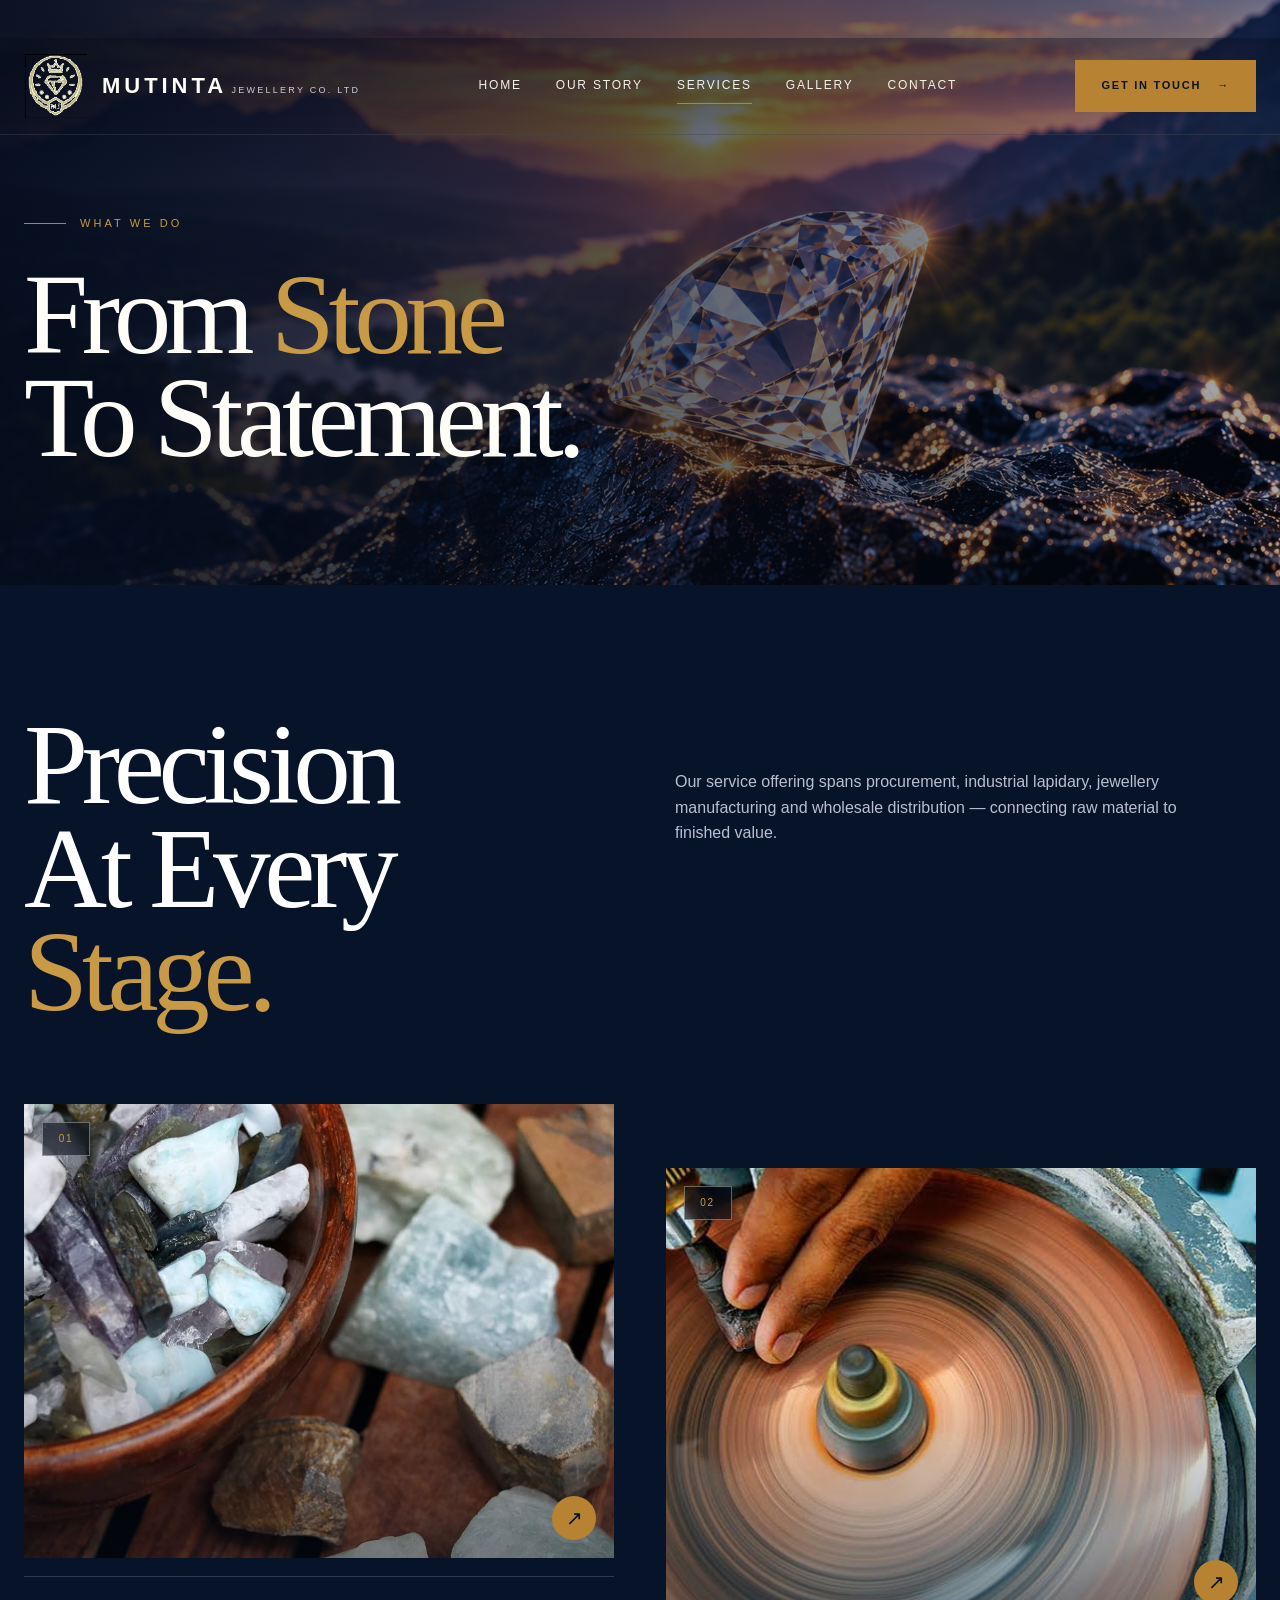
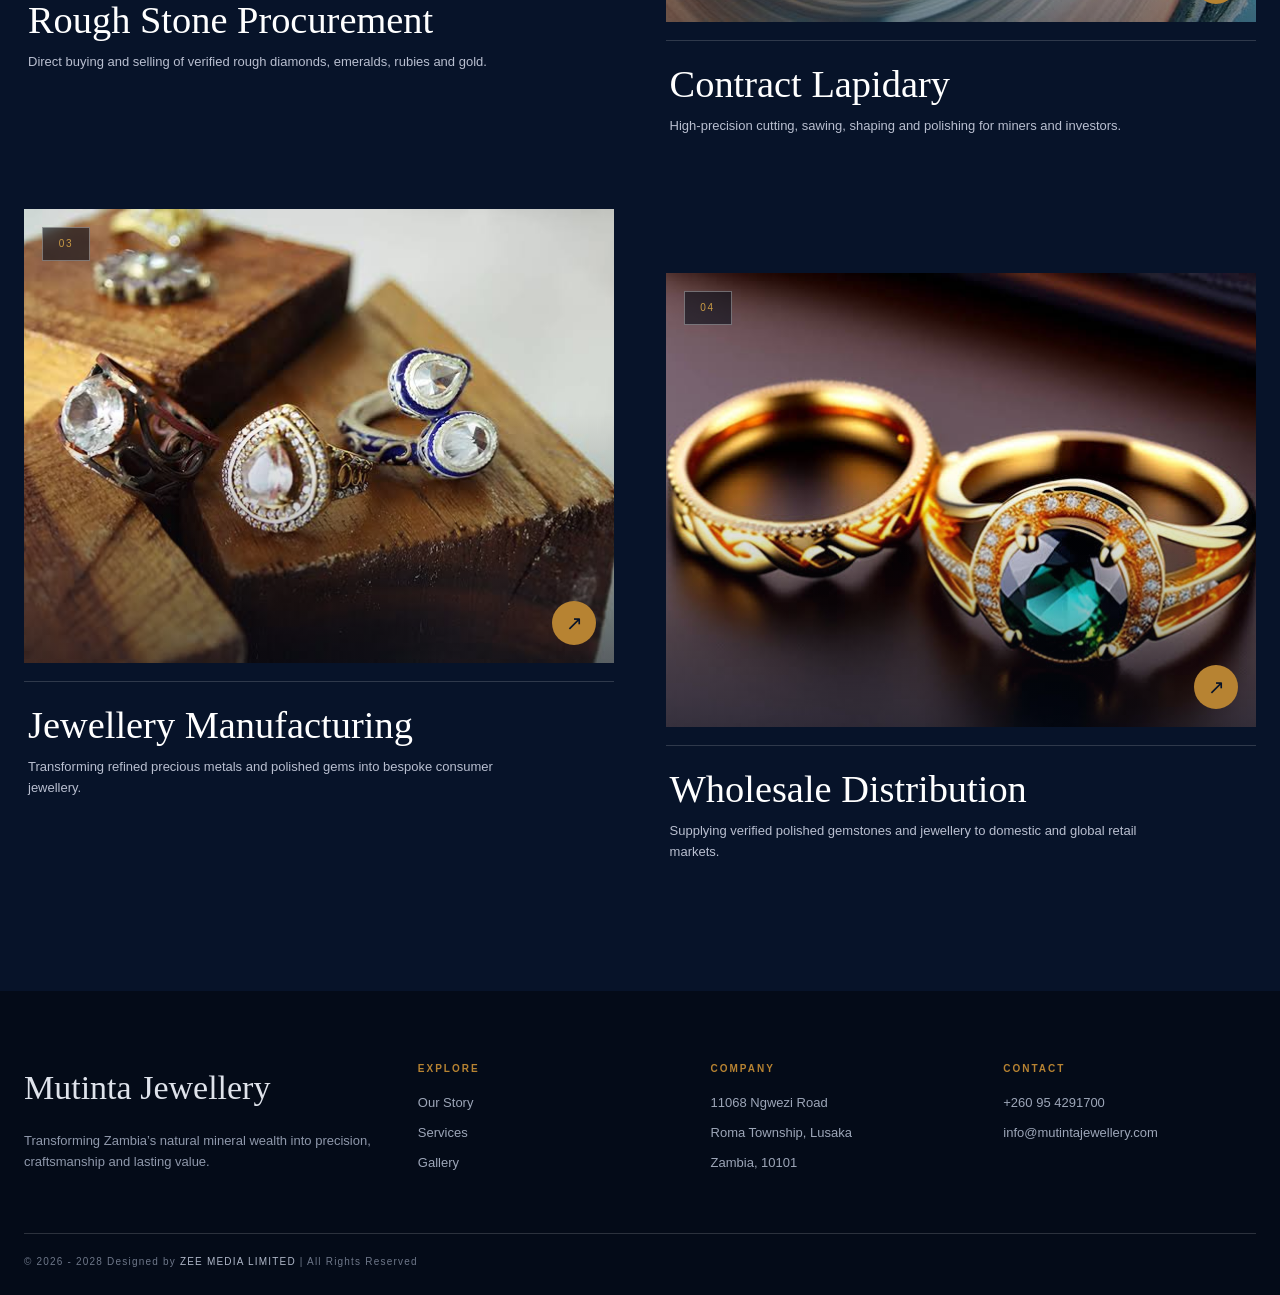
<file: services.html>
<!DOCTYPE html>
<html lang="en">
<head>
  <meta charset="UTF-8">
  <meta name="viewport" content="width=device-width, initial-scale=1.0">
  <meta name="description" content="Mutinta Jewellery Co. Ltd — Zambian gemstone processing, lapidary services and fine jewellery.">
  <title>Services | Mutinta Jewellery Co. Ltd</title>
  <link rel="stylesheet" href="style.css">
</head>
<body>

<header class="site-header">
  <div class="container nav">
    <a class="brand" href="index.html" aria-label="Mutinta Jewellery home">
      <img class="brand-logo" src="[data-uri]" alt="Mutinta Jewellery Co. Ltd logo">
      <span>
        <span class="brand-name">MUTINTA</span>
        <span class="brand-sub">JEWELLERY CO. LTD</span>
      </span>
    </a>

    <button class="menu-btn" type="button" aria-label="Open menu">☰</button>

    <nav class="nav-links" aria-label="Primary navigation">
      <a class="" href="index.html">Home</a>
      <a class="" href="about.html">Our Story</a>
      <a class="active" href="services.html">Services</a>
      <a class="" href="gallary.html">Gallery</a>
      <a class="" href="contact.html">Contact</a>
    </nav>

    <a class="nav-cta" href="contact.html">Get in touch <span>→</span></a>
  </div>
</header>


<section class="page-hero">
  <div class="container page-hero-inner">
    <div class="eyebrow">What we do</div>
    <h1 class="display">From <span class="gold">Stone</span><br>To Statement.</h1>
  </div>
</section>

<section class="services section">
  <div class="container">
    <div class="services-intro">
      <h1 class="display reveal">Precision<br>At Every<br><span class="gold">Stage.</span></h1>
      <p class="reveal">Our service offering spans procurement, industrial lapidary, jewellery manufacturing and wholesale distribution — connecting raw material to finished value.</p>
    </div>

    <div class="service-list">
      <a class="service-card reveal" href="contact.html">
        <div class="service-visual">
          <img class="service-image" src="assets/Rough_stones_procurement.jpg" alt="A selection of rough emeralds and other uncut gemstones" loading="lazy">
          <span class="service-number">01</span>
          <span class="service-arrow" aria-hidden="true">↗</span>
        </div>
        <div class="service-copy">
          <h2>Rough Stone Procurement</h2>
          <p>Direct buying and selling of verified rough diamonds, emeralds, rubies and gold.</p>
        </div>
      </a>
      <a class="service-card reveal" href="contact.html">
        <div class="service-visual">
          <img class="service-image" src="assets/contract_lapidary.jpg" alt="A gemstone being precision polished on a lapidary wheel" loading="lazy">
          <span class="service-number">02</span>
          <span class="service-arrow" aria-hidden="true">↗</span>
        </div>
        <div class="service-copy">
          <h2>Contract Lapidary</h2>
          <p>High-precision cutting, sawing, shaping and polishing for miners and investors.</p>
        </div>
      </a>
      <a class="service-card reveal" href="contact.html">
        <div class="service-visual">
          <img class="service-image" src="assets/jewellery_manufacturing.jpg" alt="Gold rings set with polished coloured gemstones" loading="lazy">
          <span class="service-number">03</span>
          <span class="service-arrow" aria-hidden="true">↗</span>
        </div>
        <div class="service-copy">
          <h2>Jewellery Manufacturing</h2>
          <p>Transforming refined precious metals and polished gems into bespoke consumer jewellery.</p>
        </div>
      </a>
      <a class="service-card reveal" href="contact.html">
        <div class="service-visual">
          <img class="service-image" src="assets/wholesale distribution.jpg" alt="A selection of finished gemstone rings ready for distribution" loading="lazy">
          <span class="service-number">04</span>
          <span class="service-arrow" aria-hidden="true">↗</span>
        </div>
        <div class="service-copy">
          <h2>Wholesale Distribution</h2>
          <p>Supplying verified polished gemstones and jewellery to domestic and global retail markets.</p>
        </div>
      </a>
    </div>
  </div>
</section>


<footer>
  <div class="container">
    <div class="footer-grid">
      <div class="footer-brand">
        <h2>Mutinta Jewellery</h2>
        <p>Transforming Zambia’s natural mineral wealth into precision, craftsmanship and lasting value.</p>
      </div>
      <div>
        <h3>Explore</h3>
        <ul>
          <li><a href="about.html">Our Story</a></li>
          <li><a href="services.html">Services</a></li>
          <li><a href="gallary.html">Gallery</a></li>
        </ul>
      </div>
      <div>
        <h3>Company</h3>
        <ul>
          <li>11068 Ngwezi Road</li>
          <li>Roma Township, Lusaka</li>
          <li>Zambia, 10101</li>
        </ul>
      </div>
      <div>
        <h3>Contact</h3>
        <ul>
          <li><a href="tel:+260954291700">+260 95 4291700</a></li>
          <li><a href="mailto:info@mutintajewellery.com">info@mutintajewellery.com</a></li>
        </ul>
      </div>
    </div>
    <div class="footer-bottom">
      <span>
          &copy 2026 - 2028 Designed by
          <a href="https://zeemediatechnologies.com" target="_blank" rel="noopener noreferrer">
           ZEE MEDIA LIMITED
          </a>
          | All Rights Reserved
      </span>
    </div>
  </div>
</footer>

<script src="script.js"></script>
</body>
</html>
</file>
<file: style.css>
/* =========================================================
   MUTINTA JEWELLERY — DESIGN 03
   Palette: Midnight Navy / Indigo / Champagne Gold / Ivory
   ========================================================= */

/* ---------- 01. RESET & TOKENS ---------- */
:root{
  --navy:#071329;
  --navy-2:#0d1c3b;
  --indigo:#202b56;
  --gold:#b78332;
  --gold-soft:#c99a45;
  --ivory:#f5f1e8;
  --white:#fffdf8;
  --muted:#b9bfd0;
  --line:rgba(255,255,255,.16);
  --dark-line:rgba(7,19,41,.14);
  --serif:Georgia,"Times New Roman",serif;
  --sans:Inter,Arial,Helvetica,sans-serif;
  --ease:cubic-bezier(.2,.8,.2,1);
  --max:1400px;
}

*{box-sizing:border-box;margin:0;padding:0}
html{scroll-behavior:smooth}
body{
  background:var(--navy);
  color:var(--white);
  font-family:var(--sans);
  line-height:1.6;
  overflow-x:hidden;
}
img{display:block;max-width:100%}
a{color:inherit;text-decoration:none}
button,input,textarea,select{font:inherit}
button{cursor:pointer}
::selection{background:var(--gold);color:var(--navy)}

.container{width:min(calc(100% - 48px),var(--max));margin:auto}
.section{padding:clamp(80px,10vw,160px) 0}
.eyebrow{
  display:flex;align-items:center;gap:14px;
  font-size:11px;letter-spacing:.28em;text-transform:uppercase;
  color:var(--gold-soft)
}
.eyebrow::before{content:"";width:42px;height:1px;background:var(--gold)}
.display{
  font-family:var(--serif);
  font-weight:400;
  letter-spacing:-.055em;
  line-height:.9;
}
.gold{color:var(--gold-soft)}
.muted{color:var(--muted)}
.reveal{opacity:0;transform:translateY(28px);transition:opacity .9s var(--ease),transform .9s var(--ease)}
.reveal.is-visible{opacity:1;transform:none}

/* ---------- 02. TOP BAR ---------- */
.topbar{
  min-height:38px;
  display:flex;align-items:center;
  background:#040b18;
  border-bottom:1px solid var(--line);
  font-size:10px;letter-spacing:.2em;text-transform:uppercase;
  color:#d7dbea; 
 
}
.topbar .container{display:flex;justify-content:space-between;gap:20px}
.topbar-links{display:flex;gap:22px} 

/* ---------- 03. HEADER ---------- */
.site-header{
  position:absolute;z-index:20;top:38px;left:0;right:0;
  border-bottom:1px solid rgba(255,255,255,.1);
  background:linear-gradient(to bottom,rgba(4,11,24,.35),transparent);
}
.nav{
  min-height:96px;
  display:flex;align-items:center;justify-content:space-between;gap:30px;
}
.brand{display:flex;align-items:center;gap:14px;min-width:250px}
.brand-logo{
  width:64px;height:64px;object-fit:contain;
  filter:drop-shadow(0 6px 18px rgba(0,0,0,.18));
}
.brand-name{font-size:22px;letter-spacing:.18em;font-weight:600}
.brand-sub{font-size:9px;letter-spacing:.25em;color:#c9cdd9;margin-top:2px}
.nav-links{display:flex;align-items:center;gap:34px;font-size:12px;letter-spacing:.15em;text-transform:uppercase}
.nav-links a{position:relative;padding:8px 0;color:#f4f2eb}
.nav-links a::after{
  content:"";position:absolute;left:0;right:100%;bottom:0;height:1px;
  background:var(--gold);transition:right .35s var(--ease)
}
.nav-links a:hover::after,.nav-links a.active::after{right:0}
.nav-cta,.button{
  display:inline-flex;align-items:center;justify-content:center;gap:16px;
  min-height:52px;padding:0 25px;
  background:var(--gold);color:#071329;
  border:1px solid var(--gold);
  text-transform:uppercase;letter-spacing:.16em;font-size:11px;font-weight:700;
  transition:transform .3s var(--ease),background .3s ease,color .3s ease;
}
.nav-cta:hover,.button:hover{transform:translateY(-3px);background:var(--gold-soft)}
.button.ghost{
  background:transparent;color:var(--white);border-color:rgba(255,255,255,.5)
}
.button.ghost:hover{background:rgba(255,255,255,.08)}
.menu-btn{display:none;background:none;border:0;color:white;font-size:26px}

/* ---------- 04. HERO ---------- */
.hero{
  min-height:92svh;
  position:relative;
  display:flex;align-items:flex-end;
  overflow:hidden;
  background:#070f22;
}
.hero-media{
  position:absolute;inset:0;
  background-image:
    linear-gradient(90deg,rgba(5,13,29,.96) 0%,rgba(7,16,36,.78) 33%,rgba(7,16,36,.12) 75%,rgba(7,16,36,.2)),
    linear-gradient(0deg,rgba(5,13,29,.65),transparent 45%),
    url("assets/hero.png");
  /* Keep the source artwork visible instead of forcing an aggressive full-screen crop. */
  background-size:auto 100%;
  background-repeat:no-repeat;
  background-position:right center;
  background-color:#071329;
  transform:scale(1.01);
  animation:heroZoom 16s ease-out forwards;
}
@keyframes heroZoom{to{transform:scale(1)}}
.hero-inner{
  position:relative;
  z-index:2;
 width: min(calc(100% - 72px), 1440px);
  margin:0 auto;
  padding:145px 0 86px;
}
.hero-grid{
  display:grid;
  grid-template-columns:minmax(0, 1fr) minmax(250px, 360px);
  gap:clamp(45px,6vw,95px);
  align-items:end;
}
.hero h1{
  font-size:clamp(58px,7.6vw,132px);
  max-width:860px;
  text-wrap:balance;
  margin-top: 30px;
}
.hero-copy{
  max-width:600px;
  margin-top:34px;
  font-size:clamp(15px,1.15vw,17px);
  color:#d5d9e3;
}
.hero-actions{
  display:flex;
  flex-wrap:wrap;
  gap:14px;
  margin-top:34px;
}
.hero-side{
  justify-self:end;
  width:min(100%, 330px);
  max-width:330px;
  border-left:1px solid rgba(240,210,154,.55);
  padding-left:28px;
}
.hero-side h3{font-family:var(--serif);font-size:32px;font-weight:400;line-height:1.05}
.hero-side p{margin-top:18px;color:#c6cad6;font-size:12px;letter-spacing:.12em;text-transform:uppercase}
.hero-bottom{
  margin-top:80px;padding-top:24px;border-top:1px solid var(--line);
  display:flex;justify-content:space-between;gap:20px;
  color:#d4d8e2;font-size:10px;letter-spacing:.2em;text-transform:uppercase;
}

/* ---------- 05. FEATURE STRIP ---------- */
.feature-strip{
  background:var(--navy-2);border-bottom:1px solid var(--line);
}
.feature-grid{display:grid;grid-template-columns:repeat(4,1fr)}
.feature{
  padding:30px 26px;border-right:1px solid var(--line);
  display:flex;gap:18px;align-items:center
}
.feature:last-child{border-right:0}
.feature-icon{font-family:var(--serif);font-size:29px;color:var(--gold)}
.feature strong{display:block;font-size:11px;letter-spacing:.16em;text-transform:uppercase}
.feature span{display:block;color:#9ea6bb;font-size:11px;margin-top:4px}

/* ---------- 06. PURPOSE ---------- */
.light-section{background:var(--ivory);color:var(--navy); padding-top:70px;}
.light-section .eyebrow{color:#866529}
.light-section .eyebrow::before{background:#a67b32}
.light-section .services-intro p{color:#526078}
.purpose-grid{display:grid;grid-template-columns:1.05fr .95fr;gap:0;min-height:650px}
.purpose-copy{padding:clamp(50px,7vw,100px) clamp(20px,7vw,100px) clamp(50px,7vw,100px) 0}
.purpose-copy h2{font-size:clamp(48px,6vw,88px);margin-top:25px}
.purpose-copy p{max-width:570px;margin-top:30px;color:#526078;font-size:16px}
.purpose-media{position:relative;min-height:550px;overflow:hidden}
.purpose-media img{width:100%;height:100%;object-fit:cover;filter:saturate(.8)}
.purpose-card{
  position:absolute;left:28px;bottom:28px;
  background:rgba(7,19,41,.92);color:white;
  padding:28px;max-width:300px;
}
.purpose-card .display{font-size:42px}

/* ---------- 07. PROCESS ---------- */
.process{background:#0a1630}
.process-head{display:grid;grid-template-columns:1fr 1fr;gap:70px;align-items:end}
.process-head h2{font-size:clamp(50px,7vw,105px);margin-top: 30px;}
.process-head p{color:#b7bfd0;max-width:500px}
.process-grid{
  margin-top:75px;display:grid;grid-template-columns:repeat(4,1fr);
  border-top:1px solid var(--line);border-left:1px solid var(--line)
}
.process-item{padding:34px 28px 42px;border-right:1px solid var(--line);border-bottom:1px solid var(--line);min-height:250px}
.process-no{font-size:12px;color:var(--gold);letter-spacing:.2em}
.process-item h3{font-family:var(--serif);font-size:30px;font-weight:400;margin-top:55px}
.process-item p{color:#9ea8bd;font-size:13px;margin-top:12px}

/* ---------- 08. CAPACITY ---------- */
.capacity{background:#f0ece3;color:var(--navy)}
.capacity-grid{display:grid;grid-template-columns:.85fr 1.15fr;gap:90px;align-items:center}
.capacity h2{font-size:clamp(50px,7vw,100px);margin-top: 30px;}
.capacity-text{color:#526078;max-width:520px;margin-top:25px}
.stat-grid{display:grid;grid-template-columns:repeat(3,1fr);border-top:1px solid var(--dark-line);border-bottom:1px solid var(--dark-line);margin-top:45px}
.stat{padding:25px 20px;border-right:1px solid var(--dark-line)}
.stat:last-child{border-right:0}
.stat-number{font-family:var(--serif);font-size:clamp(38px,4vw,58px);color:#866529}
.stat-label{font-size:10px;text-transform:uppercase;letter-spacing:.14em;color:#59657a}

/* ---------- 09. GALLERY SHOWCASE ---------- */
.gallery-showcase{background:#0a1630;color:var(--white)}
.gallery-showcase-head{
  display:grid;grid-template-columns:1.2fr .8fr;gap:70px;align-items:end;
  margin-bottom:50px
}
.gallery-showcase-head h2{max-width:780px;margin-top:25px;font-size:clamp(48px,6.5vw,88px)}
.gallery-showcase-head p{max-width:460px;color:#b7bfd0}
.gallery-showcase-link{
  display:inline-flex;align-items:center;gap:12px;margin-top:20px;
  color:var(--gold-soft);font-size:11px;letter-spacing:.15em;text-transform:uppercase
}
.gallery-showcase-link span{font-size:18px;transition:transform .3s var(--ease)}
.gallery-showcase-link:hover span{transform:translateX(4px)}
.home-carousel{outline:none}
.home-carousel:focus-visible{outline:2px solid var(--gold-soft);outline-offset:8px}
.home-carousel-frame{
  position:relative;aspect-ratio:16 / 8.5;min-height:360px;overflow:hidden;
  background:#040b18
}
.home-carousel-visual{position:absolute;inset:0;overflow:hidden}
.home-carousel-visual::after{
  content:"";position:absolute;inset:35% 0 0;
  z-index:2;pointer-events:none;
  background:linear-gradient(0deg,rgba(4,11,24,.93),transparent)
}
.home-carousel-image{
  position:absolute;inset:0;width:100%;height:100%;object-fit:cover;object-position:center
}
.home-carousel-image-incoming{
  z-index:1;opacity:0;transform:scale(1.025);
  transition:opacity 1.3s cubic-bezier(.22,.61,.36,1),transform 2s cubic-bezier(.22,.61,.36,1)
}
.home-carousel-image-incoming.is-visible{opacity:1;transform:scale(1)}
.home-carousel-caption{
  position:absolute;z-index:3;left:clamp(24px,5vw,72px);right:clamp(90px,12vw,170px);
  bottom:clamp(24px,4vw,56px);max-width:700px;
  transition:opacity .45s ease,transform .65s cubic-bezier(.22,.61,.36,1)
}
.home-carousel.is-changing .home-carousel-caption{opacity:0;transform:translateY(12px)}
.home-carousel-frame .home-carousel-image-incoming{pointer-events:none}
@media(prefers-reduced-motion:reduce){
  .home-carousel-image-incoming,.home-carousel-caption{transition:none}
}
.home-carousel-number{
  color:var(--gold-soft);font-size:10px;letter-spacing:.2em;text-transform:uppercase
}
.home-carousel-caption h3{
  margin-top:10px;font-family:var(--serif);font-weight:400;
  font-size:clamp(30px,4.3vw,58px);line-height:1.08
}
.home-carousel-caption p{max-width:560px;margin-top:10px;color:#d5d9e3;font-size:14px}
.home-carousel-arrow{
  position:absolute;z-index:5;top:50%;width:48px;height:48px;
  display:grid;place-items:center;transform:translateY(-50%);
  border:1px solid rgba(255,255,255,.65);border-radius:50%;
  background:rgba(4,11,24,.45);color:white;font-size:20px;
  transition:background .25s ease,border-color .25s ease
}
.home-carousel-arrow:hover,.home-carousel-arrow:focus-visible{
  background:var(--gold);border-color:var(--gold);color:var(--navy)
}
.home-carousel-previous{left:24px}
.home-carousel-next{right:24px}
.home-carousel-controls{display:flex;justify-content:space-between;align-items:center;gap:24px;padding-top:20px}
.home-carousel-dots{display:flex;align-items:center;gap:9px;flex-wrap:wrap}
.home-carousel-dot{
  width:8px;height:8px;padding:0;border:0;border-radius:50%;
  background:rgba(255,255,255,.35);transition:background .25s ease,transform .25s ease
}
.home-carousel-dot[aria-current="true"]{background:var(--gold-soft);transform:scale(1.35)}
.home-carousel-dot:focus-visible,.home-carousel-toggle:focus-visible{
  outline:2px solid var(--gold-soft);outline-offset:4px
}
.home-carousel-utilities{display:flex;align-items:center;gap:22px}
.home-carousel-count,.home-carousel-toggle{
  color:#d5d9e3;font-size:10px;letter-spacing:.16em;text-transform:uppercase
}
.home-carousel-toggle{padding:8px 0;border:0;background:transparent}

/* ---------- 09. SERVICES ---------- */
.services{background:var(--navy);color:white}
.services-intro{display:grid;grid-template-columns:1fr 1fr;gap:70px}
.services-intro h1{font-size:clamp(65px,9vw,135px)}
.services-intro p{align-self:start;max-width:520px;color:var(--muted);margin-top:clamp(24px,5vw,56px)}
.service-list{
  display:grid;grid-template-columns:repeat(2,minmax(0,1fr));
  column-gap:clamp(24px,4vw,64px);row-gap:72px;align-items:start;margin-top:80px
}
.service-card{display:block;min-width:0}
.service-card:nth-child(even){margin-top:64px}
.service-visual{
  position:relative;overflow:hidden;isolation:isolate;
  aspect-ratio:1.3;background:var(--navy-2)
}
.service-visual::after{
  position:absolute;inset:45% 0 0;z-index:1;content:"";
  background:linear-gradient(0deg,rgba(4,11,24,.5),transparent);pointer-events:none
}
.service-image{
  width:100%;height:100%;object-fit:cover;
  transition:transform .8s var(--ease)
}
.service-card:hover .service-image,.service-card:focus-visible .service-image{transform:scale(1.045)}
.service-number{
  position:absolute;top:18px;left:18px;z-index:2;
  display:grid;place-items:center;min-width:48px;height:34px;padding:0 10px;
  border:1px solid rgba(255,255,255,.35);background:rgba(4,11,24,.58);
  color:var(--gold-soft);font-size:10px;letter-spacing:.18em;backdrop-filter:blur(8px)
}
.service-arrow{
  position:absolute;right:18px;bottom:18px;z-index:2;
  display:grid;place-items:center;width:44px;height:44px;border-radius:50%;
  background:var(--gold);color:var(--navy);font-size:20px;
  transition:transform .35s var(--ease),background .35s ease
}
.service-card:hover .service-arrow,.service-card:focus-visible .service-arrow{
  transform:rotate(45deg);background:var(--gold-soft)
}
.service-copy{padding:21px 4px 0;border-top:1px solid var(--line);margin-top:18px}
.service-copy h2{
  font-family:var(--serif);font-size:clamp(27px,3vw,40px);
  font-weight:400;line-height:1.15;transition:color .3s ease
}
.service-card:hover .service-copy h2,.service-card:focus-visible .service-copy h2{color:var(--gold-soft)}
.service-copy p{max-width:510px;margin-top:10px;color:var(--muted);font-size:13px}
.service-card:focus-visible{outline:2px solid var(--gold-soft);outline-offset:8px}

/* ---------- 10. CONTACT ---------- */
.contact{background:#f5f1e8;color:var(--navy)}
.contact-grid{display:grid;grid-template-columns:.8fr 1.2fr;gap:100px}
.contact h1{font-size:clamp(60px,8vw,120px);margin:30px}
.contact-lead{color:#59657a;max-width:470px;margin-top:25px}
.contact-details{margin-top:55px;display:grid;gap:20px}
.detail-label{font-size:10px;letter-spacing:.2em;text-transform:uppercase;color:#8a6a30}
.detail-value{font-size:15px;margin-top:4px}
.form{
  background:white;padding:clamp(28px,5vw,65px);
  box-shadow:0 20px 80px rgba(7,19,41,.09)
}
.form-grid{display:grid;grid-template-columns:1fr 1fr;gap:20px}
.field{display:grid;gap:8px;margin-bottom:20px}
.field.full{grid-column:1/-1}
.field label{font-size:10px;text-transform:uppercase;letter-spacing:.16em;color:#866529}
.field input,.field textarea,.field select{
  width:100%;border:0;border-bottom:1px solid #cbd0d8;
  padding:14px 0;outline:0;background:transparent;color:var(--navy);
}
.field textarea{min-height:110px;resize:vertical}
.field input:focus,.field textarea:focus,.field select:focus{border-color:#9c722a}
.form-note{font-size:11px;color:#778197;margin-top:15px}

/* ---------- 11. FOOTER ---------- */
footer{background:#040b18;color:#dfe3eb;padding:70px 0 25px}
.footer-grid{display:grid;grid-template-columns:1.4fr 1fr 1fr 1fr;gap:40px}
.footer-brand h2{font-family:var(--serif);font-weight:400;font-size:34px}
.footer-brand p{max-width:350px;color:#8f98ab;margin-top:16px;font-size:13px}
footer h3{font-size:10px;letter-spacing:.2em;text-transform:uppercase;color:var(--gold)}
footer ul{list-style:none;margin-top:16px;display:grid;gap:9px;color:#9da6b8;font-size:13px}
.footer-bottom{margin-top:60px;padding-top:20px;border-top:1px solid var(--line);display:flex;justify-content:space-between;color:#6e7789;font-size:10px;letter-spacing:.12em}
.footer-bottom a{
  color:#aeb6c7;
  text-decoration:none;
  transition:color .3s ease;
}

.footer-bottom a:hover{
  color:var(--gold);
}
/* ---------- 12. PAGE HERO ---------- */
.page-hero{
  min-height:65vh;display:flex;align-items:flex-end;
  background:
    linear-gradient(90deg,rgba(5,13,29,.95),rgba(5,13,29,.35)),
    url("assets/hero.png") center/cover;
    
}
.page-hero-inner{padding:180px 0 80px}
.page-hero h1{
  font-size:clamp(65px,9vw,135px);
  max-width:1000px;
  margin-top: 30px;
}
.story-page-hero{background-position:center 44%}
.story-page-inner{display:block}
.story-page-inner h1{max-width:880px}
.story-visuals{
  display:grid;grid-template-columns:1.1fr .9fr;grid-template-rows:repeat(2,minmax(220px,1fr));
  gap:18px;margin-top:70px
}
.story-visual-card{
  position:relative;min-height:220px;overflow:hidden;background:var(--navy)
}
.story-visual-feature{grid-row:span 2;min-height:458px}
.story-visual-card::after{
  content:"";position:absolute;inset:35% 0 0;
  background:linear-gradient(0deg,rgba(4,11,24,.82),transparent);pointer-events:none
}
.story-visual-card img{
  width:100%;height:100%;position:absolute;inset:0;object-fit:cover;
  transition:transform .8s var(--ease)
}
.story-visual-card:hover img{transform:scale(1.035)}
.story-visual-card figcaption{
  position:absolute;z-index:1;left:24px;right:20px;bottom:22px;
  display:grid;gap:5px;color:white
}
.story-visual-card figcaption span{
  color:var(--gold-soft);font-size:9px;letter-spacing:.2em;text-transform:uppercase
}
.story-visual-card figcaption strong{
  font-family:var(--serif);font-size:clamp(20px,2.2vw,30px);font-weight:400;line-height:1.2
}

/* ---------- 13. MOBILE ---------- */
@media(max-width:1050px){
  .nav-links{gap:20px}
  .nav-cta{display:none}
  .hero-grid,.capacity-grid,.purpose-grid,.contact-grid{grid-template-columns:1fr}
  .gallery-showcase-head{grid-template-columns:1fr;gap:25px}
  .hero-side{justify-self:start;margin-top:50px;width:min(100%,320px)}
  .purpose-media{min-height:500px}
  .process-grid{grid-template-columns:1fr 1fr}
  .footer-grid{grid-template-columns:1fr 1fr}
}
@media(max-width:780px){
  .topbar {
    display:none;
  }
  .container{width:min(calc(100% - 32px),var(--max))}
  .topbar-links{display:none}
  .topbar .container{justify-content:center}
  .site-header{top:38px}
  .nav{min-height:82px}
  .brand-logo{width:50px;height:50px}
  .brand-name{font-size:17px}
  .brand-sub{font-size:7px}
  .menu-btn{display:block}
  .nav-links{
    position:absolute;top:82px;left:16px;right:16px;
    display:none;flex-direction:column;align-items:flex-start;gap:0;
    padding:10px 22px;background:rgba(4,11,24,.98);border:1px solid var(--line)
  }
  .nav-links.open{display:flex}
  .nav-links a{width:100%;padding:15px 0}
  .hero-media{
    background-size:auto 100%;
    background-position:center right;
  }
  .hero-inner{
    width:min(calc(100% - 32px), 680px);
    padding:145px 0 52px;
  }
  .hero h1{font-size:clamp(54px,14vw,82px);max-width:100%}
  .hero-copy{font-size:15px}
  .hero-bottom{margin-top:55px;display:block;line-height:2}
  .story-page-inner{padding-right:0}
  .story-page-inner h1{max-width:100%;font-size:clamp(48px,11vw,72px)}
  .story-visuals{grid-template-columns:1fr;grid-template-rows:none;gap:14px;margin-top:45px}
  .story-visual-card,.story-visual-feature{grid-row:auto;min-height:260px}
  .story-visual-feature{min-height:340px}
  .home-carousel-frame{
    display:flex;flex-direction:column;aspect-ratio:auto;min-height:0;overflow:visible
  }
  .home-carousel-visual{
    position:relative;inset:auto;width:100%;aspect-ratio:4 / 3;flex:none
  }
  .home-carousel-visual::after{display:none}
  .home-carousel-caption{
    position:relative;inset:auto;max-width:none;padding:18px 20px 22px;
    background:#040b18;transform:none
  }
  .home-carousel.is-changing .home-carousel-caption{transform:translateY(8px)}
  .home-carousel-caption p{font-size:12px}
  .home-carousel-arrow{width:40px;height:40px}
  .home-carousel-previous{left:14px}
  .home-carousel-next{right:14px}
  .home-carousel-controls{align-items:flex-start}
  .home-carousel-dots{max-width:65%}
  .home-carousel-utilities{gap:12px}
  .feature-grid{grid-template-columns:1fr 1fr}
  .feature{border-bottom:1px solid var(--line)}
  .feature:nth-child(2){border-right:0}
  .services-intro,.process-head{grid-template-columns:1fr}
  .service-list{grid-template-columns:1fr;row-gap:38px;margin-top:52px}
  .service-card:nth-child(even){margin-top:0}
  .service-visual{aspect-ratio:1.22}
  .service-number{top:14px;left:14px}
  .service-arrow{right:14px;bottom:14px}
  .service-copy{padding-top:16px;margin-top:14px}
  .service-copy h2{font-size:clamp(27px,7vw,36px)}
  .stat-grid{grid-template-columns:1fr}
  .stat{border-right:0;border-bottom:1px solid var(--dark-line)}
  .stat:last-child{border-bottom:0}
  .form-grid{grid-template-columns:1fr}
  .field.full{grid-column:auto}
  .footer-grid{grid-template-columns:1fr 1fr}
  .footer-bottom{display:grid;gap:10px}
  .process-grid {
    grid-template-columns: 1fr;
  }
  .process-item {
    min-width: 0;
  }
}
@media(max-width:480px){
  .feature-grid{grid-template-columns:1fr}
  .feature{border-right:0}
  .footer-grid{grid-template-columns:1fr}
  .hero-actions .button{width:100%}
  .home-carousel-caption h3{font-size:27px}
  .home-carousel-caption{padding:16px 16px 20px}
  .home-carousel-caption p{font-size:12px;line-height:1.6}
  .home-carousel-number{font-size:9px}
  .home-carousel-arrow{width:34px;height:34px;font-size:16px}
  .home-carousel-previous{left:10px}
  .home-carousel-next{right:10px}
  .home-carousel-controls{gap:12px}
  .home-carousel-dot{width:7px;height:7px}
}

@media(max-width:380px){
  .hero-inner{width:calc(100% - 28px);padding-top:132px}
  .hero h1{font-size:clamp(46px,13.5vw,66px)}
  .hero-copy{font-size:14px;line-height:1.65}
  .hero-actions{flex-direction:column;align-items:stretch}
  .hero-actions .button{width:100%;min-height:50px}
}
@media(prefers-reduced-motion:reduce){
  .gallery-showcase-link span,.home-carousel-dot{transition:none}
}
/* =========================================================
   PAGE PRELOADER
   ========================================================= */

#preloader{
    position:fixed;
    inset:0;
    z-index:9999;
    background:#071329;
    display:flex;
    align-items:center;
    justify-content:center;
    transition:opacity .8s ease, visibility .8s ease;
}

#preloader.loaded{
    opacity:0;
    visibility:hidden;
    pointer-events:none;
}

.loader-content{
    width:min(420px,80%);
    text-align:center;
}

.loader-logo{
    width:72px;
    height:72px;
    object-fit:contain;
    margin:0 auto 25px;
}

.loader-brand{
    font-family:var(--serif);
    font-size:25px;
    letter-spacing:.22em;
    color:var(--white);
    margin-left:.22em;
}

.loader-line{
    width:100%;
    height:1px;
    background:rgba(255,255,255,.18);
    margin-top:38px;
    overflow:hidden;
}

.loader-line span{
    display:block;
    width:0%;
    height:100%;
    background:var(--gold-soft);
    transition:width .2s ease;
}

.loader-meta{
    display:flex;
    justify-content:space-between;
    margin-top:12px;
    font-size:9px;
    letter-spacing:.2em;
    color:#aeb6c7;
}

#loader-percent{
    color:var(--gold-soft);
}
</file>
